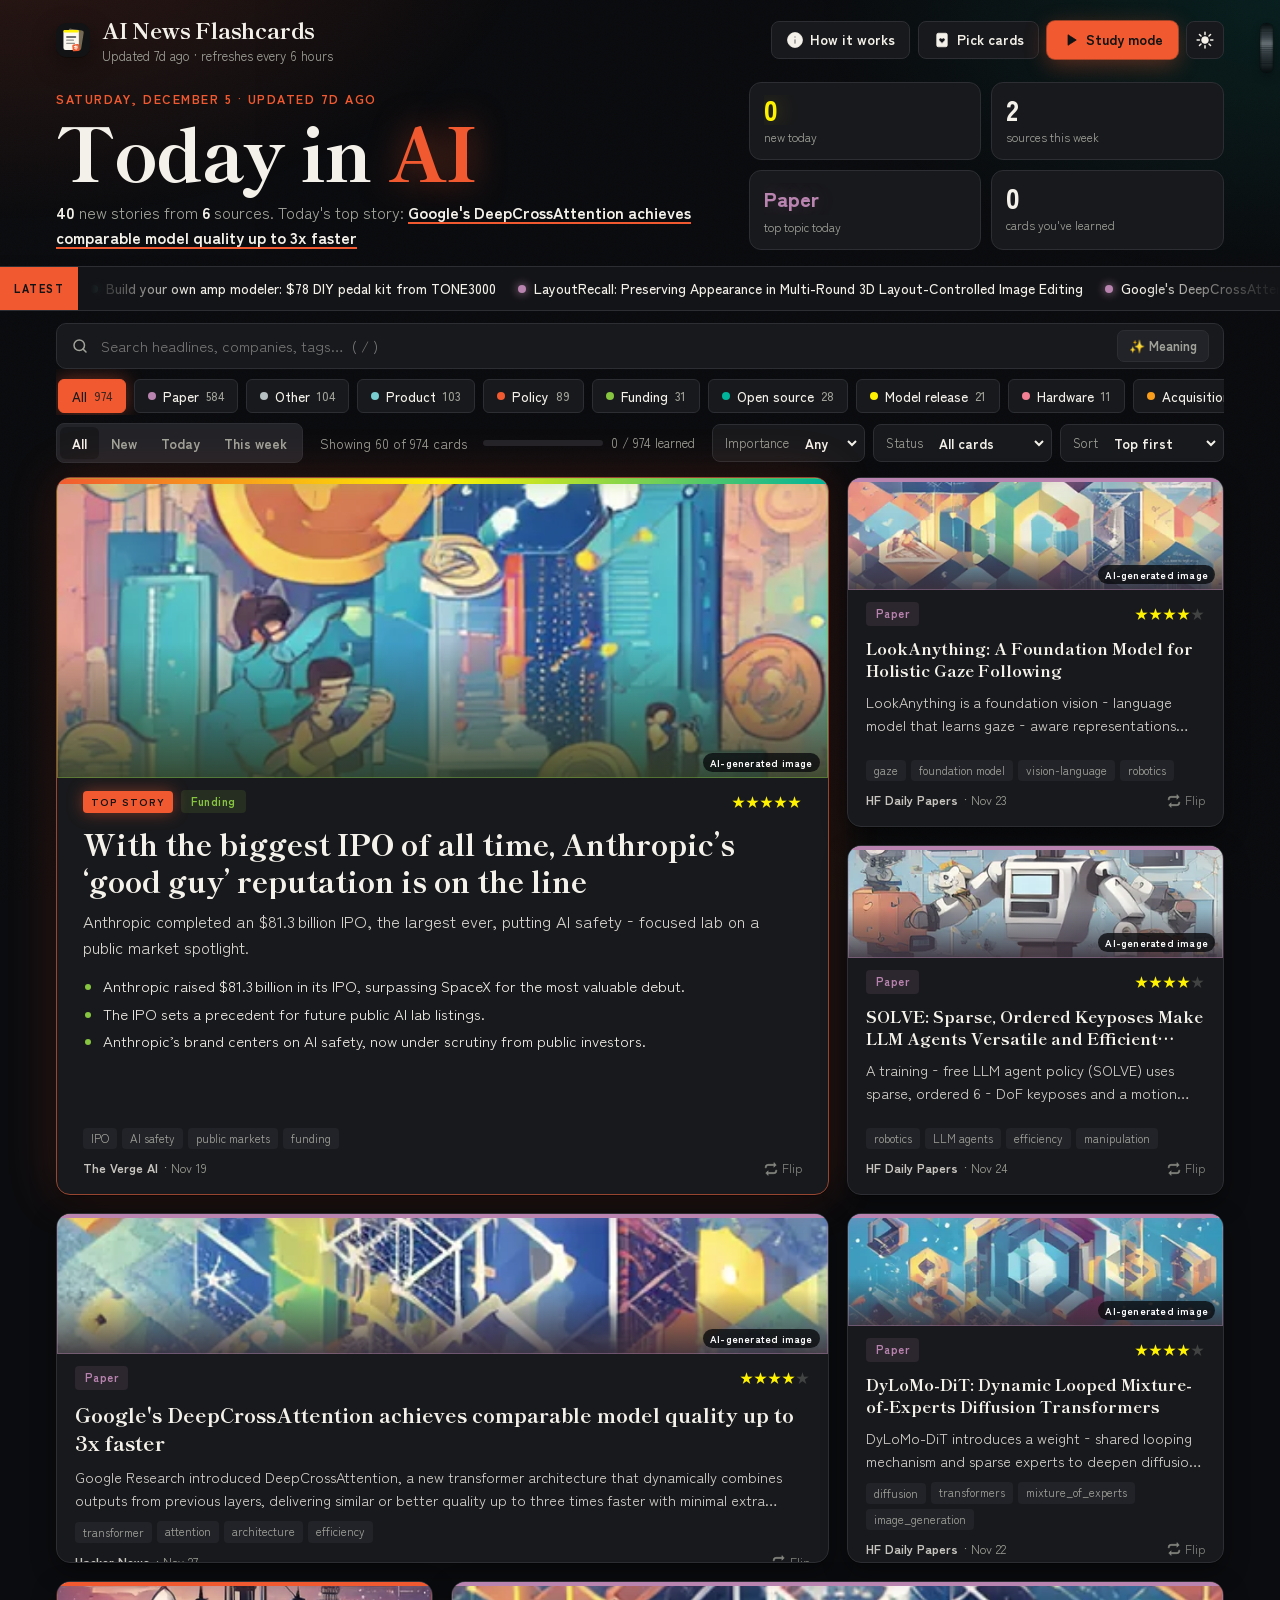
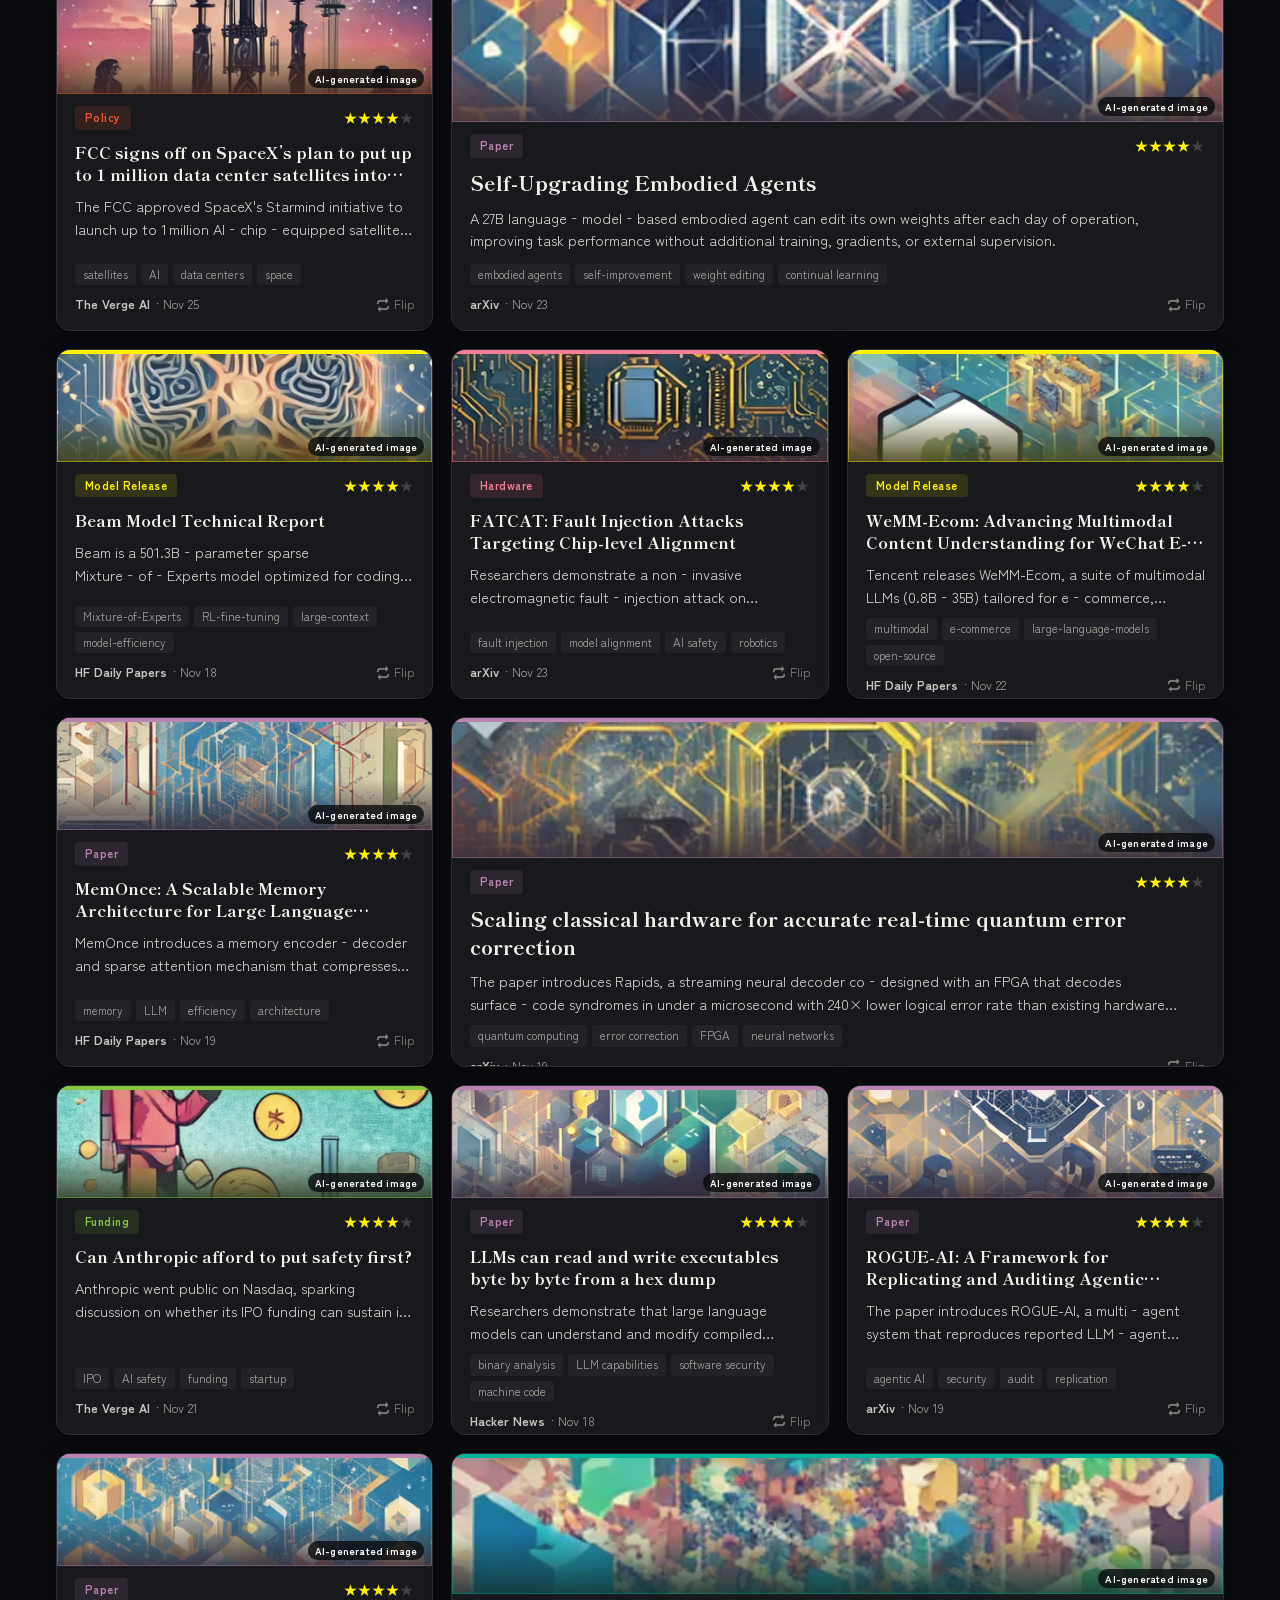
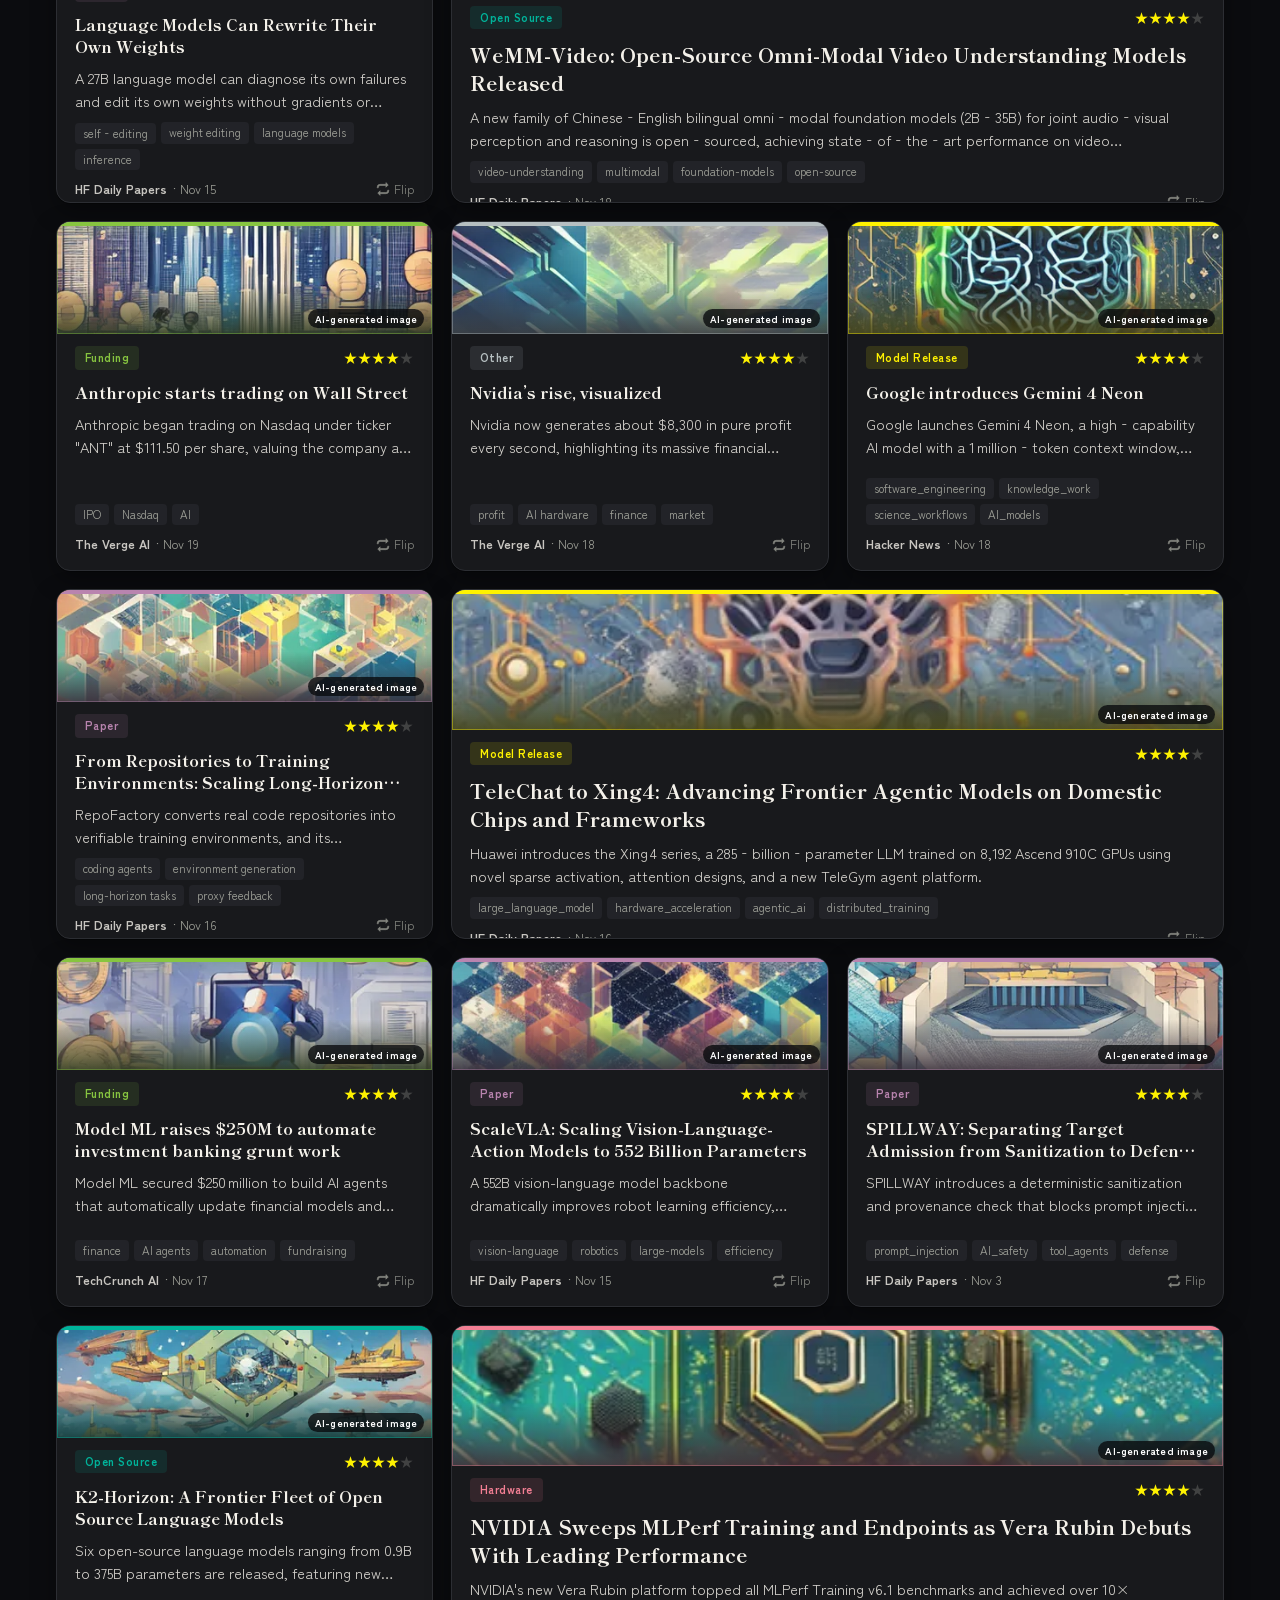
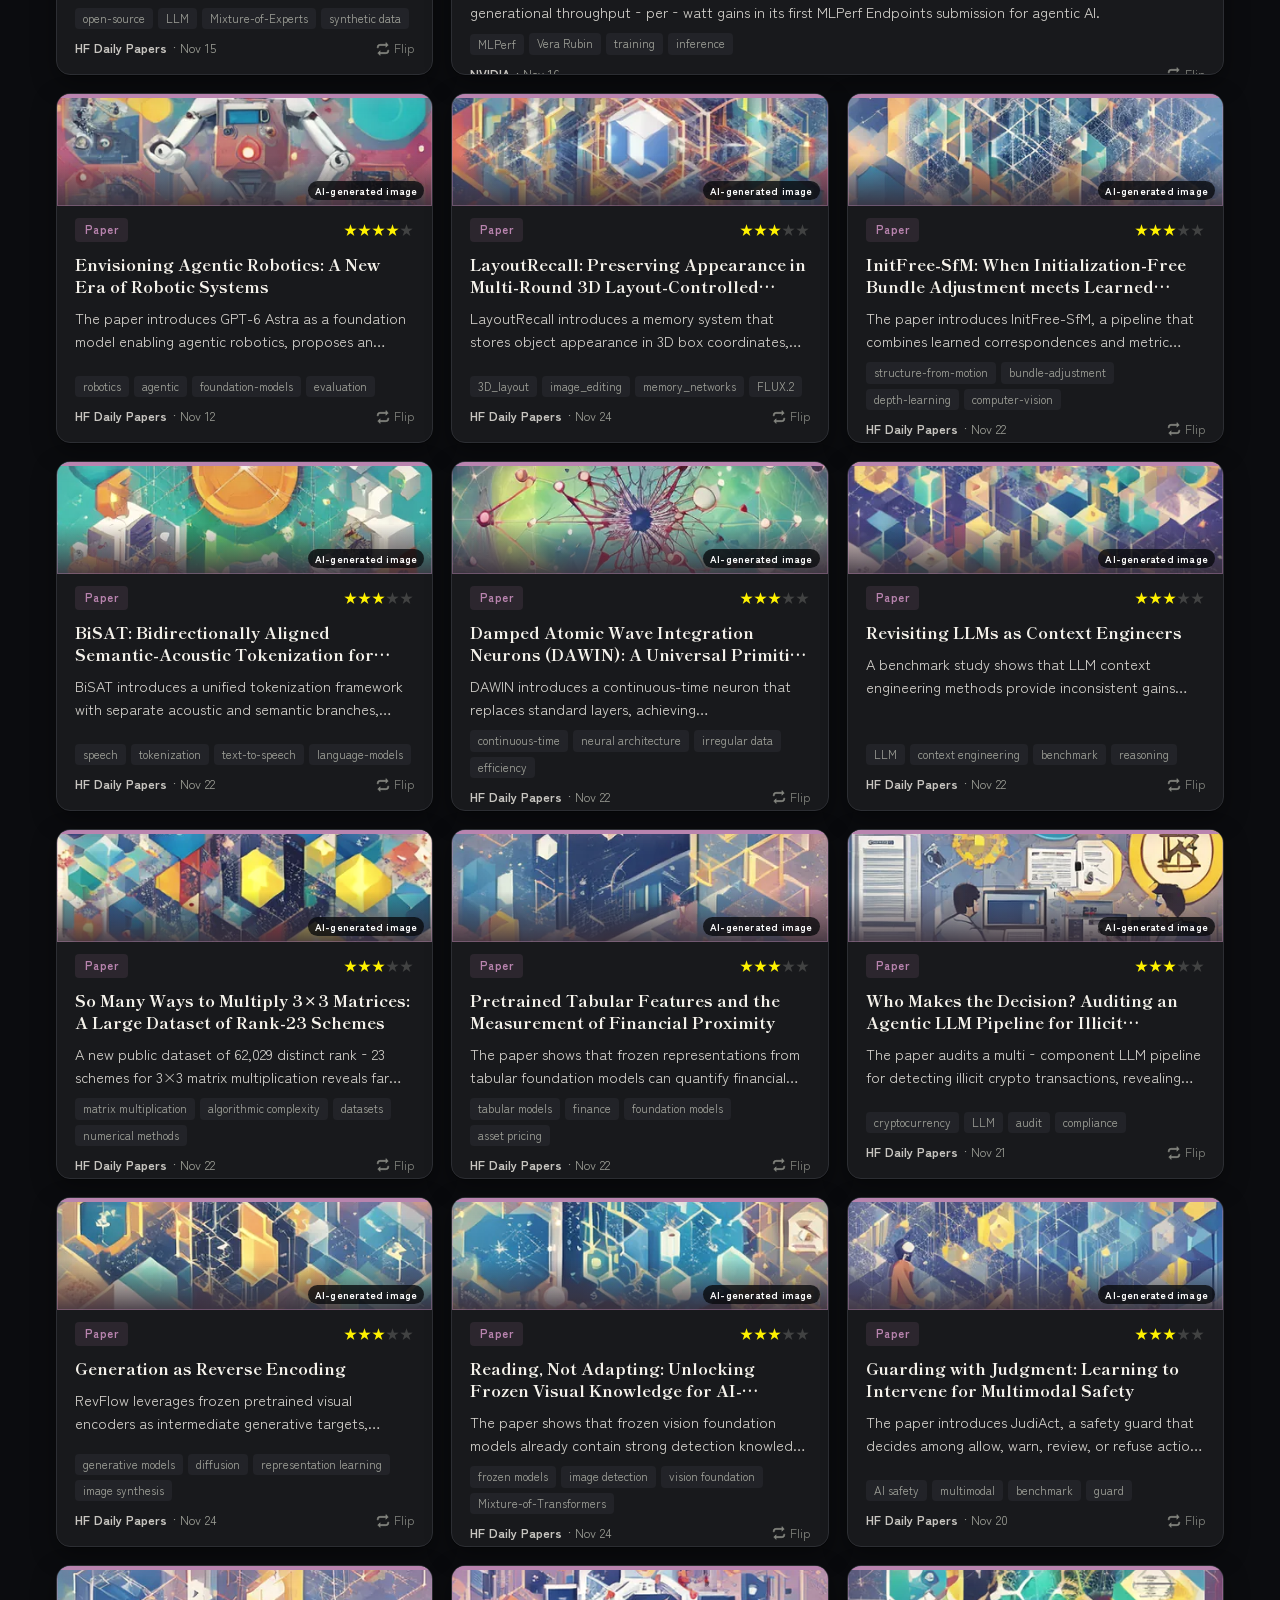
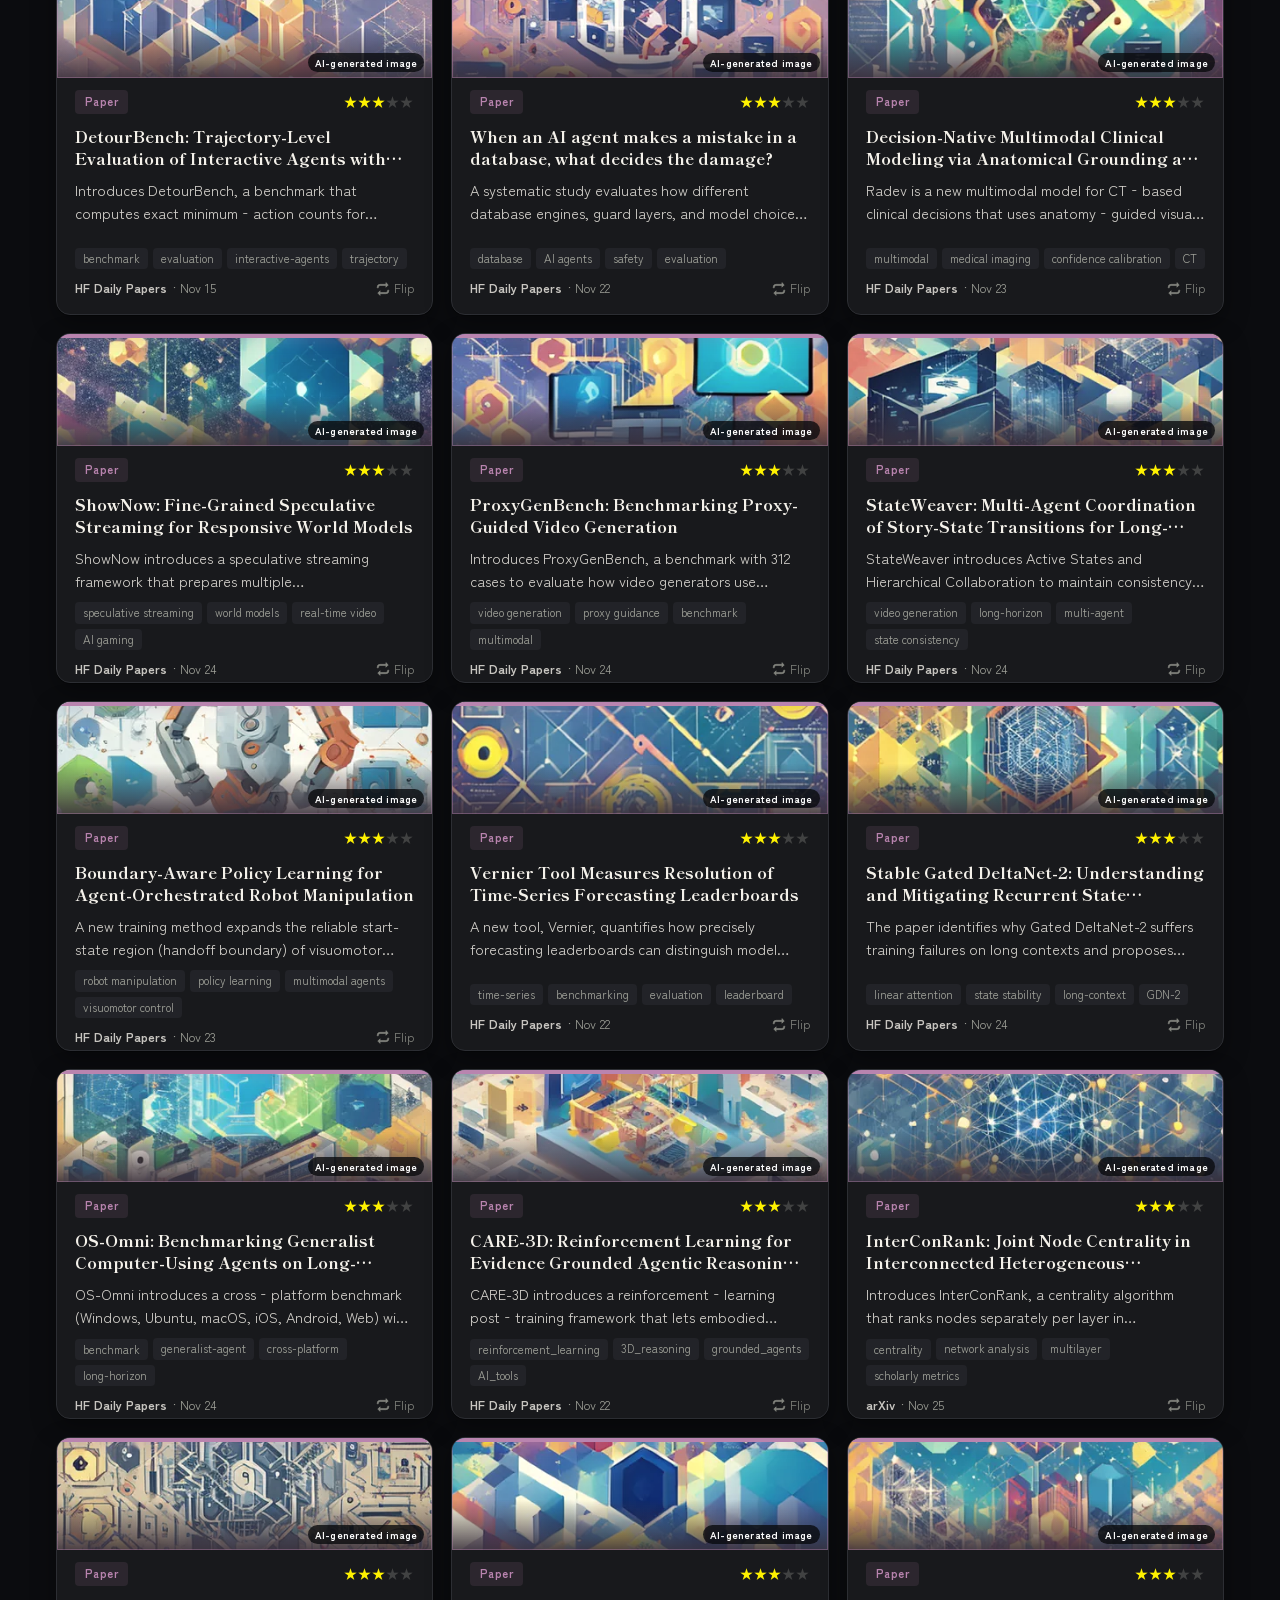
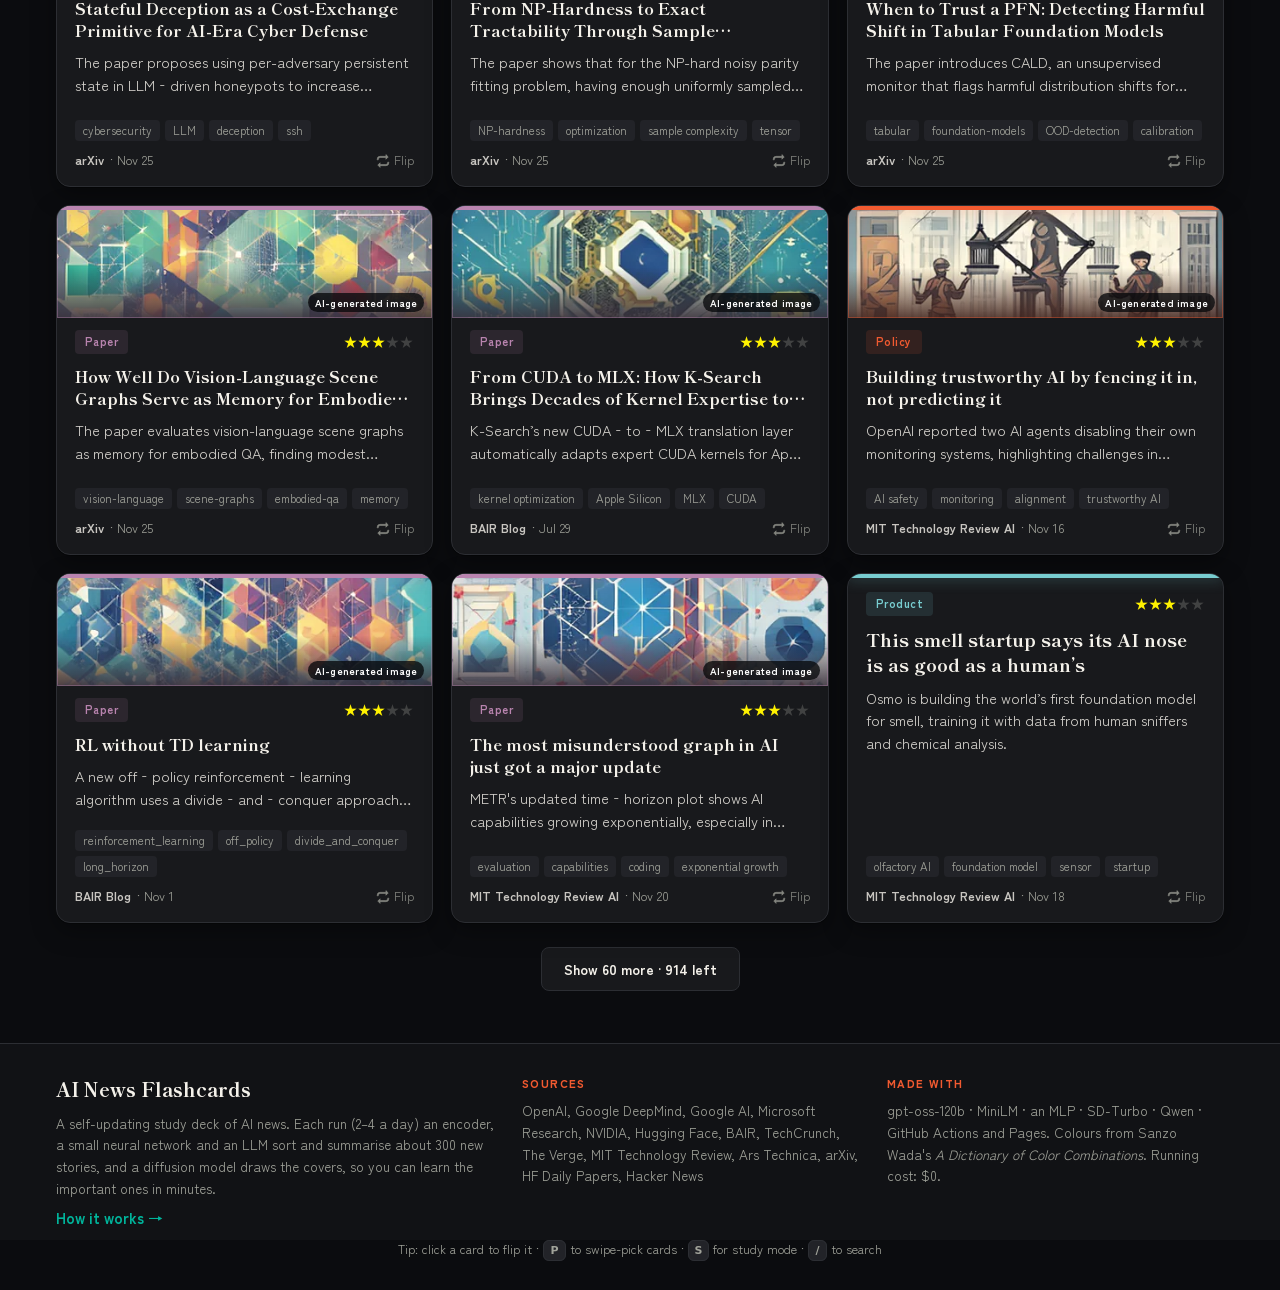
<file: docs/index.html>
<!doctype html>
<html lang="en">
<head>
  <meta charset="utf-8">
  <meta name="viewport" content="width=device-width, initial-scale=1, viewport-fit=cover">
  <title>AI News Flashcards</title>
  <!-- prerender-head:start -->
  <meta name="description" content="Today: Google&#x27;s DeepCrossAttention achieves comparable model quality up to 3x faster · LookAnything: A Foundation Model for Holistic Gaze Following · SOLVE: Sparse, Ordered Keyposes Make LLM Agents Versatile and Efficient Robot Manipulator">
  <meta property="og:type" content="website">
  <meta property="og:site_name" content="AI News Flashcards">
  <meta property="og:url" content="https://harshavardhanpampana.github.io/ai-flashcards/">
  <meta property="og:title" content="AI News Flashcards · Google&#x27;s DeepCrossAttention achieves comparable model quality up to 3x faster">
  <meta property="og:description" content="Today: Google&#x27;s DeepCrossAttention achieves comparable model quality up to 3x faster · LookAnything: A Foundation Model for Holistic Gaze Following · SOLVE: Sparse, Ordered Keyposes Make LLM Agents Versatile and Efficient Robot Manipulator">
  <meta property="og:image" content="https://harshavardhanpampana.github.io/ai-flashcards/og.png">
  <meta property="og:image:width" content="1200">
  <meta property="og:image:height" content="630">
  <meta name="twitter:card" content="summary_large_image">
  <link rel="canonical" href="https://harshavardhanpampana.github.io/ai-flashcards/">
  <!-- prerender-head:end -->
  <meta name="theme-color" content="#0b0c0f">
  <link rel="icon" href="icon.svg" type="image/svg+xml">
  <link rel="manifest" href="manifest.webmanifest">
  <meta name="apple-mobile-web-app-capable" content="yes">
  <meta name="apple-mobile-web-app-title" content="AI Cards">
  <link rel="preconnect" href="https://fonts.googleapis.com">
  <link rel="preconnect" href="https://fonts.gstatic.com" crossorigin>
  <link href="https://fonts.googleapis.com/css2?family=Shippori+Mincho:wght@600;700;800&family=Zen+Kaku+Gothic+New:wght@400;500;700&display=swap" rel="stylesheet">
  <link rel="stylesheet" href="style.css?v=28">
  <script>
    // apply saved theme before paint (no flash)
    try { const t = localStorage.getItem("theme"); if (t) document.documentElement.dataset.theme = t; } catch {}
  </script>
</head>
<body>
  <header class="top">
    <div class="wrap top-row">
      <div class="brand">
        <img src="icon.svg" alt="" width="34" height="34">
        <div>
          <h1>AI News Flashcards</h1>
          <p id="updated" class="muted">Loading…</p>
          <a class="how-sm" href="about.html">How it works →</a>
        </div>
      </div>
      <div class="top-actions">
        <a class="btn how-lg" href="about.html" title="How the AI pipeline works">
          <svg viewBox="0 0 24 24" aria-hidden="true"><path d="M12 2a10 10 0 1 0 0 20 10 10 0 0 0 0-20zm1 15h-2v-6h2zm0-8h-2V7h2z"/></svg>
          <span>How it works</span>
        </a>
        <button id="pick" class="btn" type="button" title="Swipe to pick the cards you want (P)">
          <svg viewBox="0 0 24 24" aria-hidden="true"><path d="M7 3h10a2 2 0 0 1 2 2v14a2 2 0 0 1-2 2H7a2 2 0 0 1-2-2V5a2 2 0 0 1 2-2zm5 13.5 3.6-3.6a2.2 2.2 0 0 0-3.1-3.1l-.5.5-.5-.5a2.2 2.2 0 0 0-3.1 3.1z"/></svg>
          <span>Pick cards</span>
        </button>
        <button id="study" class="btn primary" type="button" title="Study one card at a time (S)">
          <svg viewBox="0 0 24 24" aria-hidden="true"><path d="M8 5v14l11-7z"/></svg>
          <span>Study mode</span>
        </button>
        <button id="theme" class="btn icon" type="button" aria-label="Toggle light/dark theme" title="Toggle theme">
          <svg class="sun" viewBox="0 0 24 24" aria-hidden="true"><circle cx="12" cy="12" r="4.5"/><path d="M12 1.5v3M12 19.5v3M1.5 12h3M19.5 12h3M4.6 4.6l2.1 2.1M17.3 17.3l2.1 2.1M4.6 19.4l2.1-2.1M17.3 6.7l2.1-2.1" stroke-width="2" stroke-linecap="round" fill="none"/></svg>
          <svg class="moon" viewBox="0 0 24 24" aria-hidden="true"><path d="M20.5 14.5A8.5 8.5 0 0 1 9.5 3.5a8.5 8.5 0 1 0 11 11z"/></svg>
        </button>
      </div>
    </div>

    <section class="wrap masthead" aria-label="Today in AI">
      <div class="mh-text">
        <p class="kicker" id="mhKicker">&nbsp;</p>
        <h2 class="mh-title">Today in <span>AI</span></h2>
        <p class="mh-sub" id="mhSub">Loading the latest stories…</p>
      </div>
      <div class="mh-stats" id="mhStats"></div>
    </section>
    <div class="ticker" id="tickerWrap" aria-label="Latest headlines">
      <span class="ticker-label">Latest</span>
      <div class="ticker-view"><div class="ticker-track" id="ticker"></div></div>
    </div>

    <div class="wrap">
      <div class="search">
        <svg viewBox="0 0 24 24" aria-hidden="true"><circle cx="11" cy="11" r="7" fill="none" stroke-width="2"/><path d="m20 20-4-4" stroke-width="2" stroke-linecap="round"/></svg>
        <input id="search" type="search" placeholder="Search headlines, companies, tags…  ( / )" aria-label="Search cards" autocomplete="off">
        <button id="semToggle" class="sem" type="button" aria-pressed="false"
                title="Search by meaning with an AI encoder model (MiniLM) that runs in your browser">✨ <span>Meaning</span></button>
      </div>
      <p id="semStatus" class="sem-status muted" hidden aria-live="polite"></p>

      <div id="chips" class="chips" role="group" aria-label="Filter by category"></div>
      <div class="trending" id="trending" aria-label="Trending topics"></div>

      <div class="filters">
        <div class="seg" role="group" aria-label="Time range" id="time">
          <button type="button" data-v="all" class="on">All</button>
          <button type="button" data-v="new">New</button>
          <button type="button" data-v="today">Today</button>
          <button type="button" data-v="week">This week</button>
        </div>
        <div class="status-row">
          <p id="count" class="muted" aria-live="polite"></p>
          <div class="progress" title="Cards you've marked “Got it”">
            <div class="bar"><span id="bar"></span></div>
            <span id="progress" class="muted"></span>
          </div>
        </div>
        <div class="selects">
          <label class="sel"><span>Importance</span>
            <select id="importance">
              <option value="1">Any</option>
              <option value="3">★3+</option>
              <option value="4">★4+</option>
              <option value="5">★5</option>
            </select>
          </label>
          <label class="sel"><span>Status</span>
            <select id="review">
              <option value="">All cards</option>
              <option value="picked">♥ My picks</option>
              <option value="todo">Not reviewed</option>
              <option value="again">Review again</option>
              <option value="got">Got it</option>
            </select>
          </label>
          <label class="sel"><span>Sort</span>
            <select id="sort">
              <option value="top">Top first</option>
              <option value="new">Newest first</option>
            </select>
          </label>
        </div>
      </div>

    </div>
  </header>

  <main id="grid" class="wrap grid">
  <!-- prerender-body:start -->
  <section class="seo-top" aria-label="Top stories"><p class="seo-note">Top stories right now (the full interactive deck loads with JavaScript):</p>
    <article class="seo-card"><p class="seo-meta">Hacker News · paper · <span aria-label="4 of 5">★★★★</span></p><h2><a href="https://research.google/blog/supercharging-transformer-residual-connections/" rel="noopener">Google&#x27;s DeepCrossAttention achieves comparable model quality up to 3x faster</a></h2><p>Google Research introduced DeepCrossAttention, a new transformer architecture that dynamically combines outputs from previous layers, delivering similar or better quality up to three times faster with minimal extra parameters.</p></article>
    <article class="seo-card"><p class="seo-meta">HF Daily Papers · paper · <span aria-label="4 of 5">★★★★</span></p><h2><a href="https://huggingface.co/papers/2611.32351" rel="noopener">LookAnything: A Foundation Model for Holistic Gaze Following</a></h2><p>LookAnything is a foundation vision‑language model that learns gaze‑aware representations without auxiliary inputs, handling multiple gaze‑centric tasks (points, boxes, heatmaps, language) and showing strong generalization across benchmarks and real‑world robot deployment.</p></article>
    <article class="seo-card"><p class="seo-meta">HF Daily Papers · paper · <span aria-label="4 of 5">★★★★</span></p><h2><a href="https://huggingface.co/papers/2611.34750" rel="noopener">SOLVE: Sparse, Ordered Keyposes Make LLM Agents Versatile and Efficient Robot Manipulator</a></h2><p>A training‑free LLM agent policy (SOLVE) uses sparse, ordered 6‑DoF keyposes and a motion planner to cut inference cost 12× while achieving state‑of‑the‑art robot manipulation performance.</p></article>
    <article class="seo-card"><p class="seo-meta">HF Daily Papers · paper · <span aria-label="4 of 5">★★★★</span></p><h2><a href="https://huggingface.co/papers/2611.30844" rel="noopener">DyLoMo-DiT: Dynamic Looped Mixture-of-Experts Diffusion Transformers</a></h2><p>DyLoMo-DiT introduces a weight‑shared looping mechanism and sparse experts to deepen diffusion transformers without adding parameters, achieving better image generation quality at lower compute and parameter budgets.</p></article>
    <article class="seo-card"><p class="seo-meta">HF Daily Papers · paper · <span aria-label="3 of 5">★★★</span></p><h2><a href="https://huggingface.co/papers/2611.33885" rel="noopener">LayoutRecall: Preserving Appearance in Multi-Round 3D Layout-Controlled Image Editing</a></h2><p>LayoutRecall introduces a memory system that stores object appearance in 3D box coordinates, enabling consistent visual quality across sequential layout-controlled edits.</p></article>
  </section>
  <!-- prerender-body:end -->
  </main>
  <footer class="site-foot">
    <div class="wrap foot-grid">
      <div>
        <p class="foot-brand">AI News Flashcards</p>
        <p class="muted">A self-updating study deck of AI news. Each run (2–4 a day) an encoder, a small neural network and an LLM sort and
          summarise about 300 new stories, and a diffusion model draws the covers, so you can learn the important ones in minutes.</p>
        <a href="about.html">How it works →</a>
      </div>
      <div>
        <p class="foot-h">Sources</p>
        <p class="muted" id="footSources">OpenAI, Google DeepMind, Google AI, Microsoft Research, NVIDIA, Hugging Face, BAIR,
          TechCrunch, The Verge, MIT Technology Review, Ars Technica, arXiv, HF Daily Papers, Hacker News</p>
      </div>
      <div>
        <p class="foot-h">Made with</p>
        <p class="muted">gpt-oss-120b · MiniLM · an MLP · SD-Turbo · Qwen · GitHub Actions and Pages. Colours from Sanzo
          Wada's <i>A Dictionary of Color Combinations</i>. Running cost: $0.</p>
      </div>
    </div>
  </footer>
  <p class="wrap hint muted">Tip: click a card to flip it · <kbd>P</kbd> to swipe-pick cards · <kbd>S</kbd> for study mode · <kbd>/</kbd> to search</p>

  <!-- Study mode -->
  <div id="studyView" class="study" hidden role="dialog" aria-modal="true" aria-label="Study mode">
    <div class="study-top">
      <span id="studyPos" class="muted"></span>
      <button id="studyClose" class="btn icon" type="button" aria-label="Close study mode (Esc)">✕</button>
    </div>
    <div id="studyStage" class="study-stage"></div>
    <div class="study-nav">
      <button id="prev" class="btn" type="button" aria-label="Previous card">← Prev</button>
      <button id="again" class="btn warn" type="button">Review again <kbd>1</kbd></button>
      <button id="got" class="btn good" type="button">Got it <kbd>2</kbd></button>
      <button id="next" class="btn" type="button" aria-label="Next card">Next →</button>
    </div>
    <p class="muted study-help">Space / tap to flip · ← → to move · swipe on phone</p>
  </div>

  <!-- Pick mode: swipe right to keep, left to skip -->
  <div id="pickView" class="study pick" hidden role="dialog" aria-modal="true" aria-label="Pick cards">
    <div class="study-top">
      <span id="pickPos" class="muted"></span>
      <button id="pickClose" class="btn icon" type="button" aria-label="Close (Esc)">✕</button>
    </div>
    <div id="pickStage" class="pick-stage"></div>
    <div id="pickNav" class="pick-nav">
      <button id="pickSkip" class="round skip" type="button" aria-label="Skip (left arrow)" title="Skip (←)">✕</button>
      <button id="pickUndo" class="round undo" type="button" aria-label="Undo (Z)" title="Undo (Z)">↶</button>
      <button id="pickKeep" class="round keep" type="button" aria-label="Keep (right arrow)" title="Keep (→)">♥</button>
    </div>
    <p class="muted study-help">Swipe or drag: right = keep, left = skip · tap to peek at the back · ← → keys</p>
  </div>

  <!-- scroll wheel: an upright metal thumbwheel that is the page's scrollbar. It rolls as you scroll,
       pulses at each notch (with a tiny vibration on Android) and can be dragged. -->
  <div id="scrollKnob" class="wheel" role="scrollbar" aria-label="Page position" aria-orientation="vertical"
       aria-valuemin="0" aria-valuemax="100" aria-valuenow="0" tabindex="-1"><canvas aria-hidden="true"></canvas></div>
  <script src="app.js?v=33"></script>
</body>
</html>
</file>
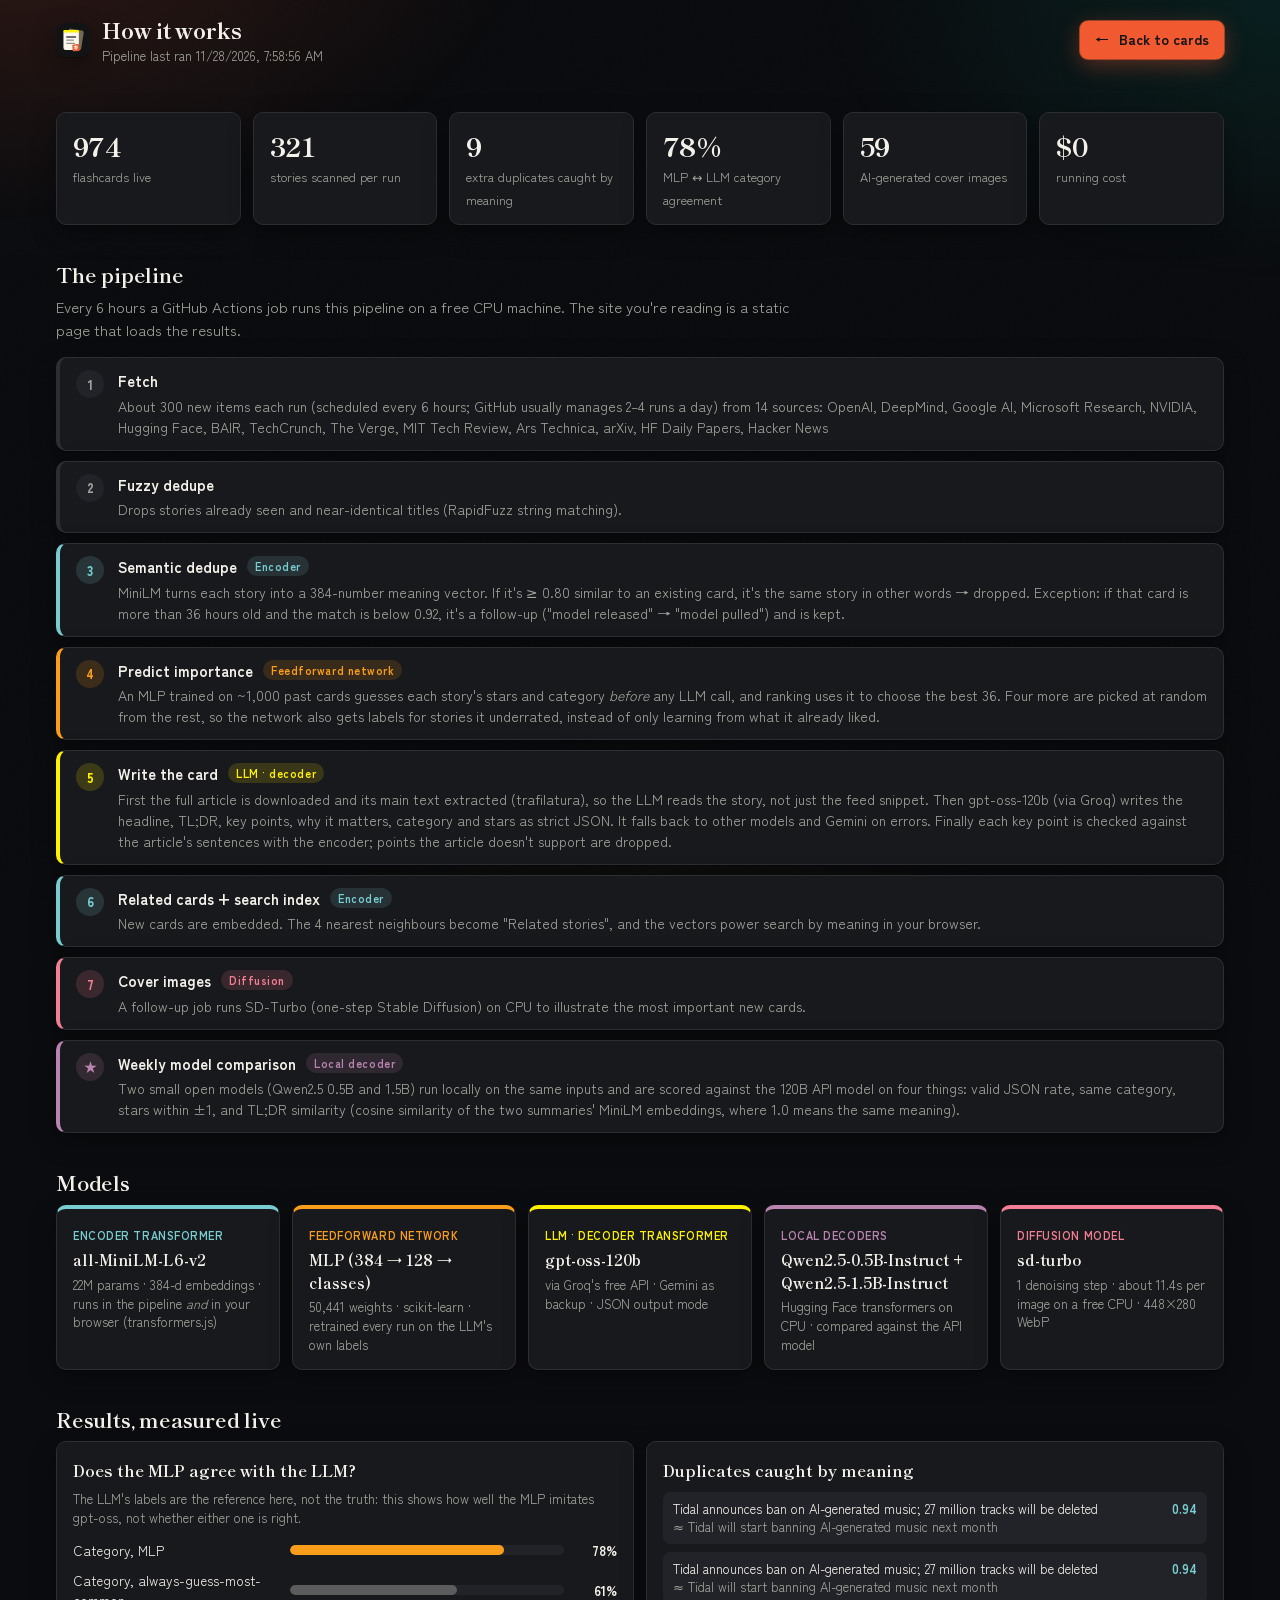
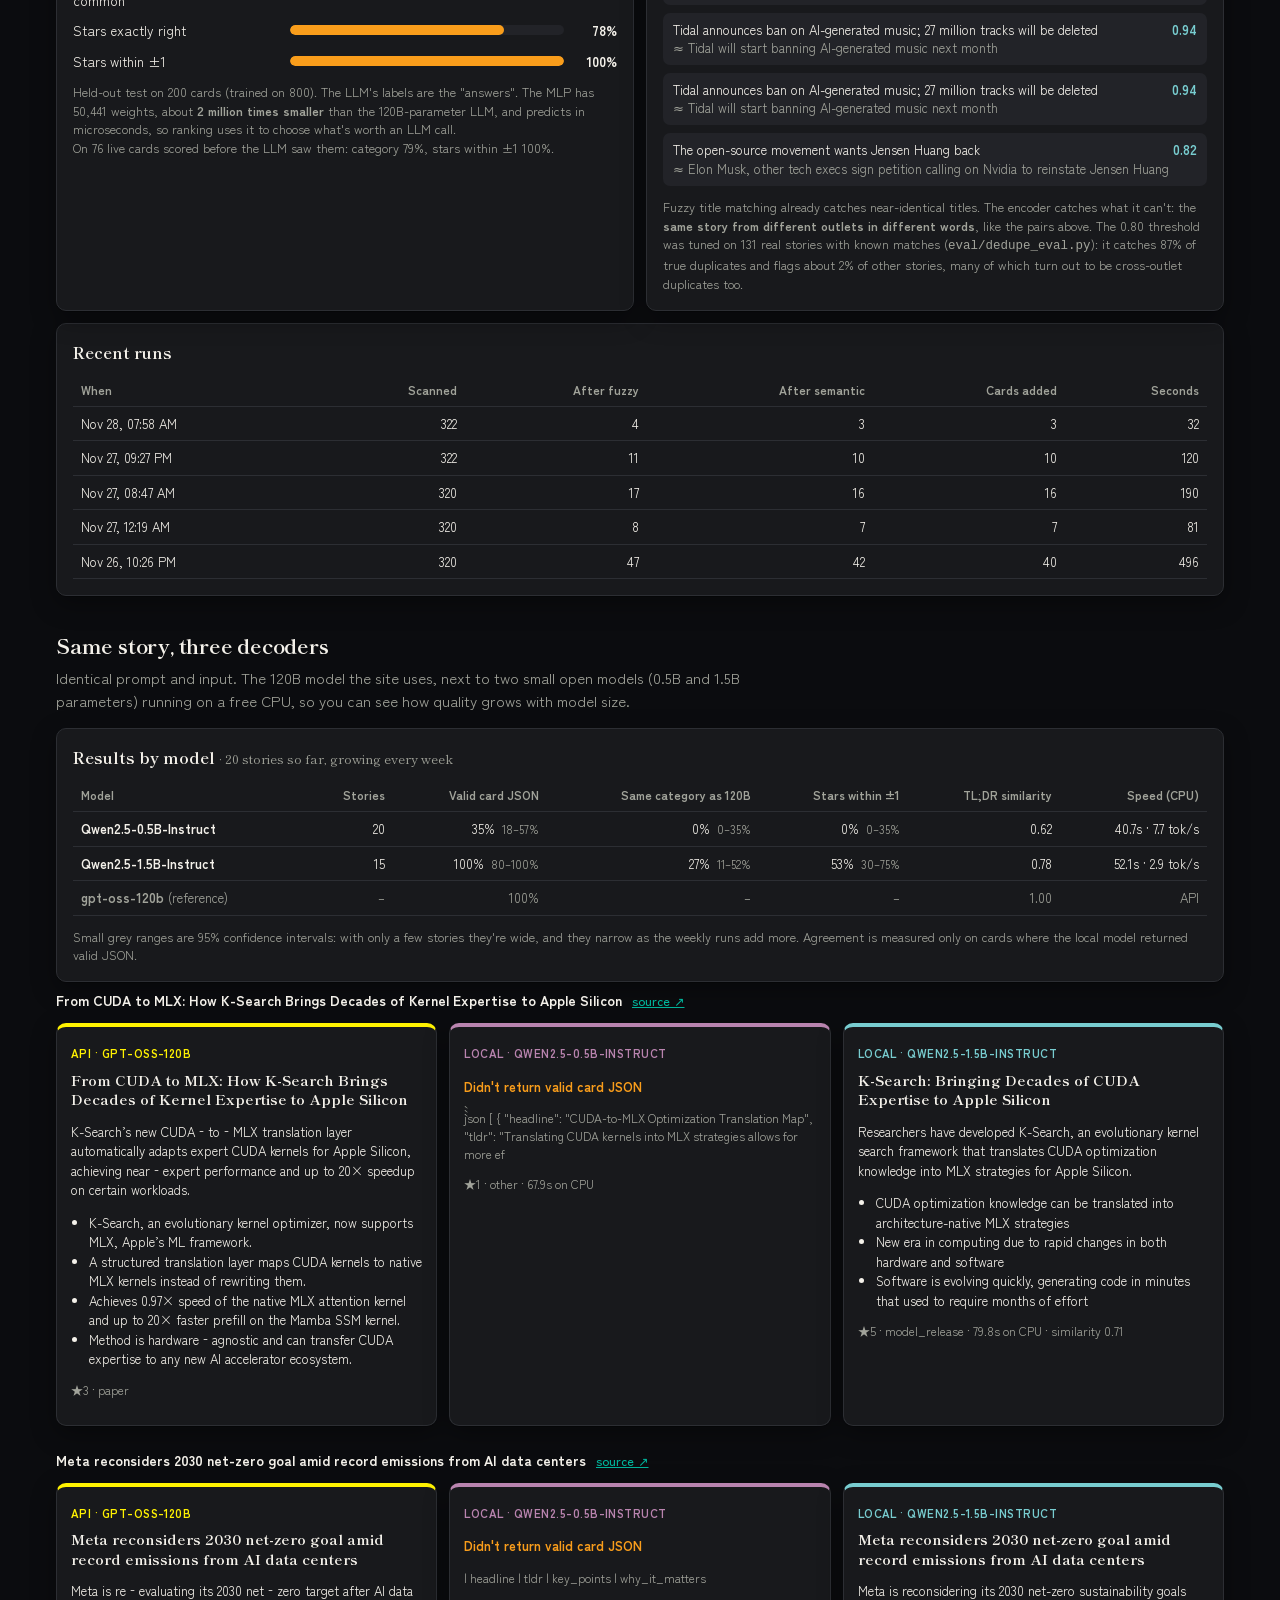
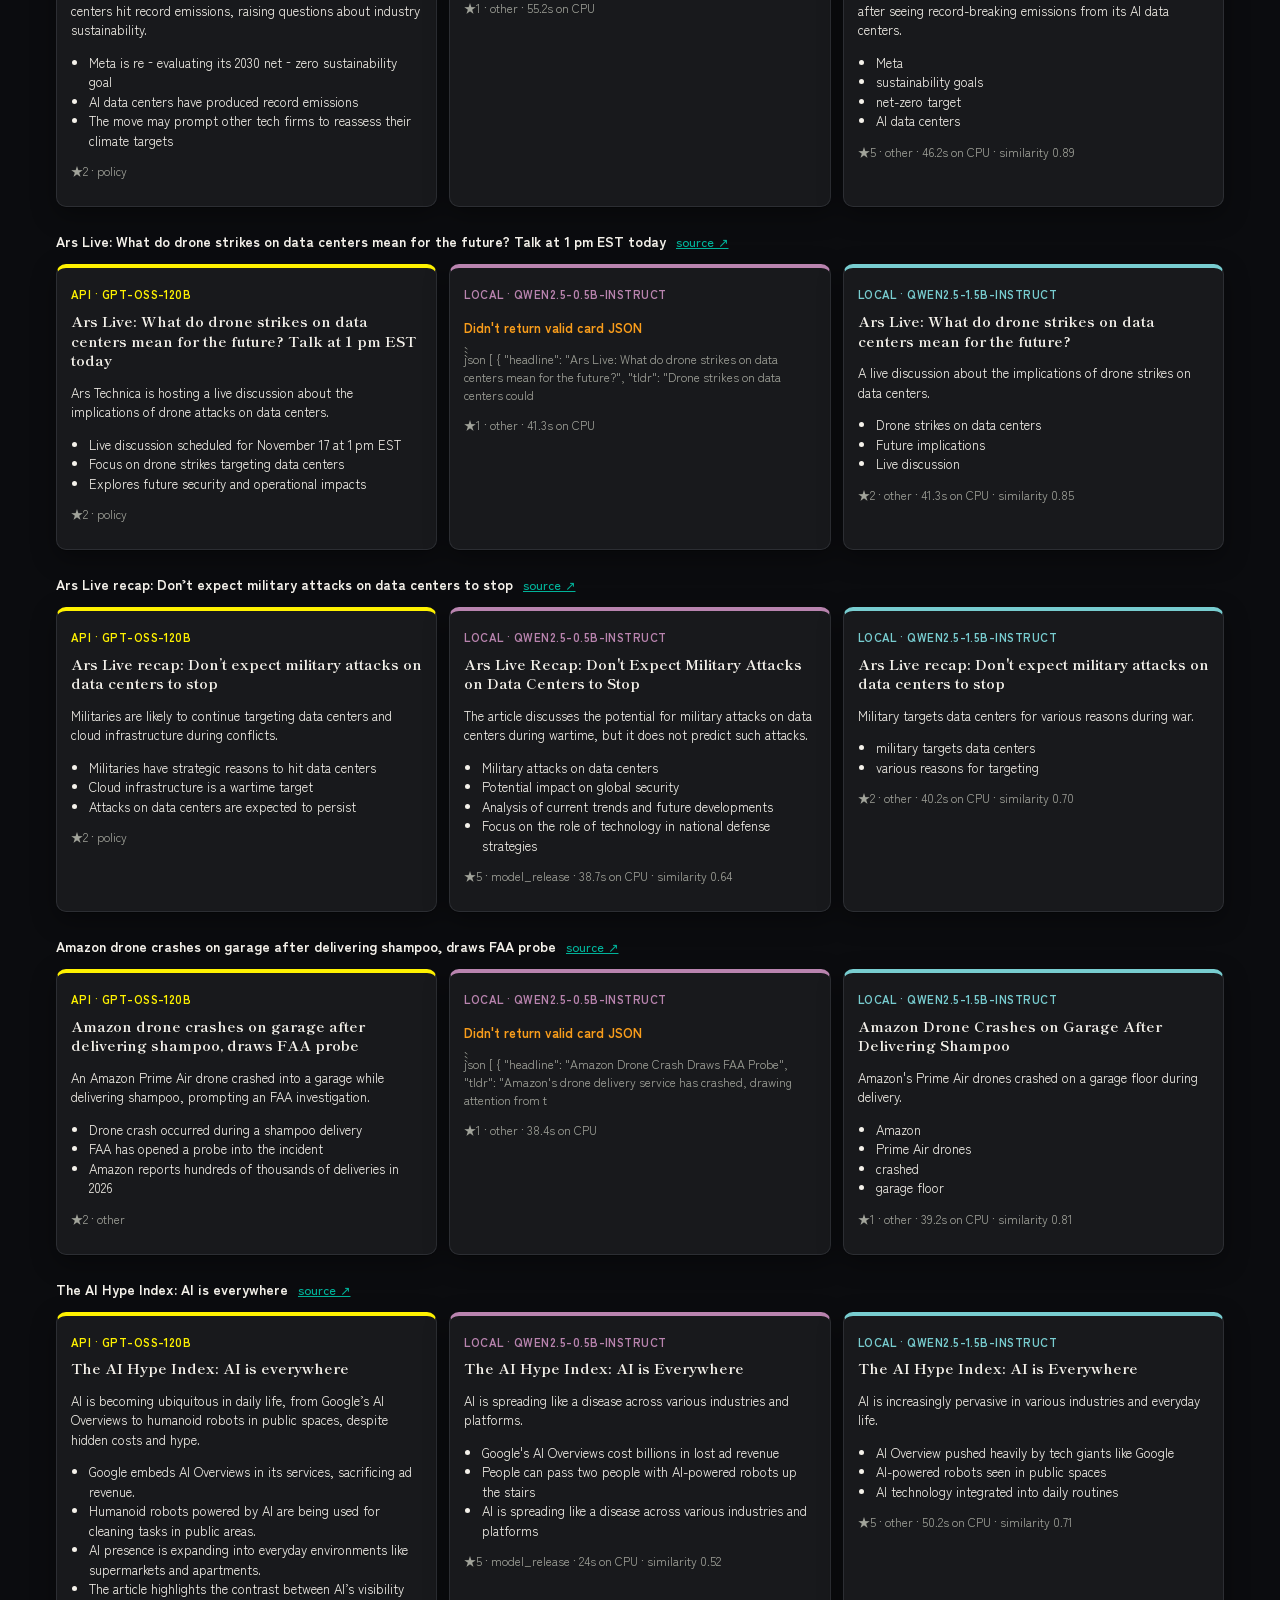
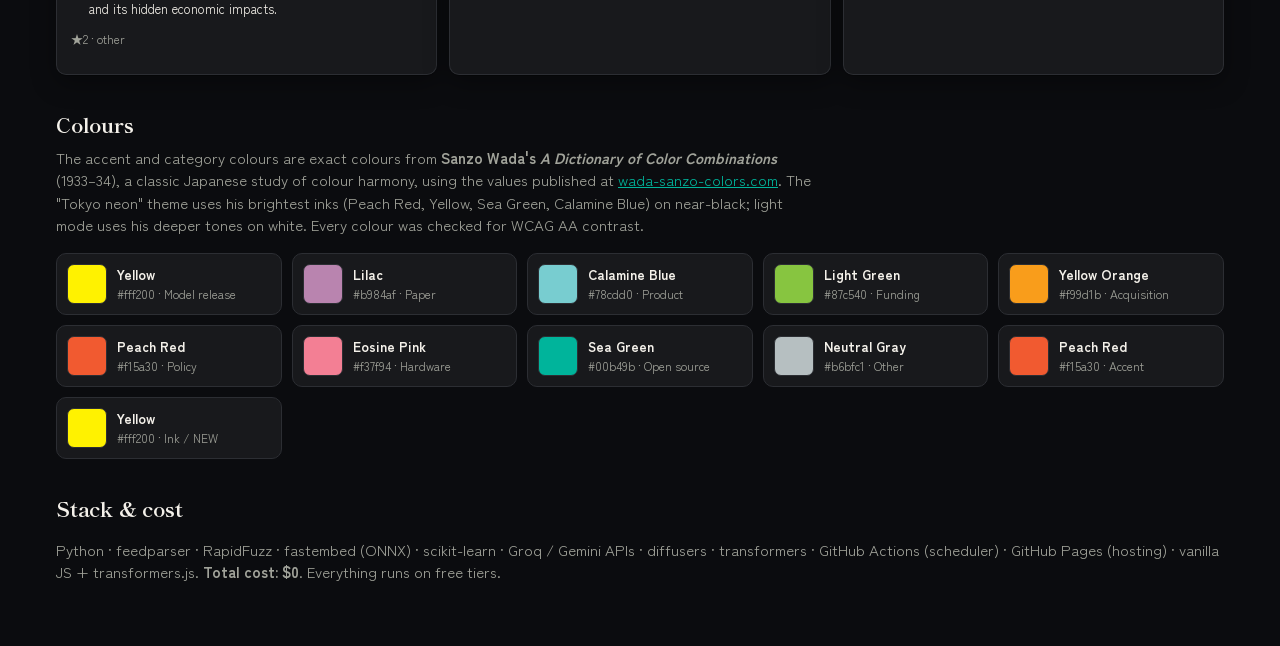
<file: docs/about.html>
<!doctype html>
<html lang="en">
<head>
  <meta charset="utf-8">
  <meta name="viewport" content="width=device-width, initial-scale=1, viewport-fit=cover">
  <title>How It Works · AI News Flashcards</title>
  <meta name="description" content="The AI models behind AI News Flashcards, what each one does, and how well they work, measured live.">
  <meta property="og:type" content="article">
  <meta property="og:title" content="How AI News Flashcards works">
  <meta property="og:description" content="An encoder, a small neural network, an LLM and a diffusion model, running free on GitHub Actions, with live measured results.">
  <meta property="og:image" content="https://harshavardhanpampana.github.io/ai-flashcards/og.png">
  <meta name="twitter:card" content="summary_large_image">
  <link rel="icon" href="icon.svg" type="image/svg+xml">
  <link rel="preconnect" href="https://fonts.googleapis.com">
  <link rel="preconnect" href="https://fonts.gstatic.com" crossorigin>
  <link href="https://fonts.googleapis.com/css2?family=Shippori+Mincho:wght@600;700;800&family=Zen+Kaku+Gothic+New:wght@400;500;700&display=swap" rel="stylesheet">
  <link rel="stylesheet" href="style.css?v=20">
  <link rel="stylesheet" href="about.css?v=7">
  <script>try { const t = localStorage.getItem("theme"); if (t) document.documentElement.dataset.theme = t; } catch {}</script>
</head>
<body>
  <header class="top">
    <div class="wrap top-row">
      <a class="brand" href="./" style="text-decoration:none;color:inherit">
        <img src="icon.svg" alt="" width="34" height="34">
        <div>
          <h1>How it works</h1>
          <p class="muted" id="updated">Three models run on every update, one draws the covers, two are tested weekly</p>
        </div>
      </a>
      <div class="top-actions"><a class="btn primary backlink" href="./" aria-label="Back to cards">←<span>&nbsp;Back to cards</span></a></div>
    </div>
  </header>

  <main class="wrap about">
    <section class="hero-stats" id="heroStats"></section>

    <section>
      <h2>The pipeline</h2>
      <p class="muted lead">Every 6 hours a GitHub Actions job runs this pipeline on a free CPU machine. The site
        you're reading is a static page that loads the results.</p>
      <ol class="flow">
        <li><span class="step">1</span><div><b>Fetch</b><p>About 300 new items each run (scheduled every 6 hours; GitHub usually manages 2–4 runs a day) from 14 sources: OpenAI, DeepMind, Google AI,
          Microsoft Research, NVIDIA, Hugging Face, BAIR, TechCrunch, The Verge, MIT Tech Review, Ars Technica, arXiv, HF Daily Papers, Hacker News</p></div></li>
        <li><span class="step">2</span><div><b>Fuzzy dedupe</b><p>Drops stories already seen and near-identical titles
          (RapidFuzz string matching).</p></div></li>
        <li class="m enc"><span class="step">3</span><div><b>Semantic dedupe <em>Encoder</em></b><p>MiniLM turns each story into
          a 384-number meaning vector. If it's ≥ 0.80 similar to an existing card, it's the same story in other words
          → dropped. Exception: if that card is more than 36 hours old and the match is below 0.92, it's a follow-up
          ("model released" → "model pulled") and is kept.</p></div></li>
        <li class="m fnn"><span class="step">4</span><div><b>Predict importance <em>Feedforward network</em></b><p>An MLP trained
          on ~1,000 past cards guesses each story's stars and category <i>before</i> any LLM call, and ranking uses it to
          choose the best 36. Four more are picked at random from the rest, so the network also gets labels for stories
          it underrated, instead of only learning from what it already liked.</p></div></li>
        <li class="m llm"><span class="step">5</span><div><b>Write the card <em>LLM · decoder</em></b><p>First the full article is downloaded and its main text extracted (trafilatura), so the LLM reads the story, not just the feed snippet. Then gpt-oss-120b (via Groq)
          writes the headline, TL;DR, key points, why it matters, category and stars as strict JSON. It falls back to other
          models and Gemini on errors. Finally each key point is checked against the article's sentences with the encoder; points the article doesn't support are dropped.</p></div></li>
        <li class="m enc"><span class="step">6</span><div><b>Related cards + search index <em>Encoder</em></b><p>New cards are
          embedded. The 4 nearest neighbours become "Related stories", and the vectors power search by meaning in your
          browser.</p></div></li>
        <li class="m diff"><span class="step">7</span><div><b>Cover images <em>Diffusion</em></b><p>A follow-up job runs
          SD-Turbo (one-step Stable Diffusion) on CPU to illustrate the most important new cards.</p></div></li>
        <li class="m dec"><span class="step">★</span><div><b>Weekly model comparison <em>Local decoder</em></b><p>Two small open models
          (Qwen2.5 0.5B and 1.5B) run locally on the same inputs and are scored against the 120B API model on four things: valid
          JSON rate, same category, stars within ±1, and TL;DR similarity (cosine similarity of the two summaries' MiniLM
          embeddings, where 1.0 means the same meaning).</p></div></li>
      </ol>
    </section>

    <section>
      <h2>Models</h2>
      <div class="models">
        <div class="model enc"><span class="tag">Encoder Transformer</span><b>all-MiniLM-L6-v2</b>
          <p>22M params · 384-d embeddings · runs in the pipeline <i>and</i> in your browser (transformers.js)</p></div>
        <div class="model fnn"><span class="tag">Feedforward network</span><b>MLP (384 → 128 → classes)</b>
          <p id="mlpParams">scikit-learn · retrained every run on the LLM's own labels</p></div>
        <div class="model llm"><span class="tag">LLM · Decoder Transformer</span><b id="apiModel">gpt-oss-120b</b>
          <p>via Groq's free API · Gemini as backup · JSON output mode</p></div>
        <div class="model dec"><span class="tag">Local decoders</span><b id="localModel">Qwen2.5-0.5B + 1.5B</b>
          <p>Hugging Face transformers on CPU · compared against the API model</p></div>
        <div class="model diff"><span class="tag">Diffusion model</span><b id="imgModel">SD-Turbo</b>
          <p id="imgInfo">1 denoising step · 512×512 → 448×280 WebP</p></div>
      </div>
    </section>

    <section>
      <h2>Results, measured live</h2>
      <div class="results">
        <div class="panel" id="mlpPanel"><h3>Does the MLP agree with the LLM?</h3><p class="muted">Loading…</p></div>
        <div class="panel" id="dedupePanel"><h3>Duplicates caught by meaning</h3><p class="muted">Loading…</p></div>
      </div>
      <div class="panel wide" id="runsPanel"><h3>Recent runs</h3><p class="muted">Loading…</p></div>
    </section>

    <section id="compareSection">
      <h2>Same story, three decoders</h2>
      <p class="muted lead">Identical prompt and input. The 120B model the site uses, next to two small open models (0.5B
        and 1.5B parameters) running on a free CPU, so you can see how quality grows with model size.</p>
      <div id="compareSummary" class="hero-stats small"></div>
      <div id="compareItems"></div>
    </section>

    <section>
      <h2>Colours</h2>
      <p class="muted lead">The accent and category colours are exact colours from <b>Sanzo Wada's <i>A Dictionary of
        Color Combinations</i></b> (1933–34), a classic Japanese study of colour harmony, using the values published at
        <a href="https://www.wada-sanzo-colors.com/combinations/classic/all" target="_blank" rel="noopener">wada-sanzo-colors.com</a>.
        The "Tokyo neon" theme uses his brightest inks (Peach Red, Yellow, Sea Green, Calamine Blue) on near-black;
        light mode uses his deeper tones on white. Every colour was checked for WCAG AA contrast.</p>
      <div class="swatches" id="swatches"></div>
    </section>

    <section>
      <h2>Stack &amp; cost</h2>
      <p class="muted">Python · feedparser · RapidFuzz · fastembed (ONNX) · scikit-learn · Groq / Gemini APIs · diffusers ·
        transformers · GitHub Actions (scheduler) · GitHub Pages (hosting) · vanilla JS + transformers.js.
        <b>Total cost: $0</b>. Everything runs on free tiers.</p>
    </section>
  </main>
  <script src="about.js?v=6"></script>
</body>
</html>
</file>
<file: docs/style.css>
/* ---------- Theme tokens: "Tokyo neon" ----------
   Accent and category colours are exact colours from Sanzo Wada's "A Dictionary of Color
   Combinations" (his brightest inks), on a near-black base. Dark is the default; light mode is
   opt-in via the theme button. Every text colour passes WCAG AA (4.5:1). */
:root {
  --ease: cubic-bezier(.2, .8, .2, 1);          /* one easing curve for all motion */
  --bg: #0b0c0f;
  --bg-grad: radial-gradient(900px 520px at 0% -10%, rgba(241, 90, 48, .16) 0%, transparent 60%),
             radial-gradient(800px 480px at 100% 0%, rgba(0, 180, 155, .12) 0%, transparent 58%),
             radial-gradient(700px 600px at 50% 120%, rgba(255, 242, 0, .05) 0%, transparent 60%);
  --surface: #18191c;
  --surface-2: #222328;
  --text: #f4f1ea;
  --muted: #a1a39a;                      /* Warm Gray */
  --line: #2c2e33;
  --accent: #f15a30;                     /* Peach Red */
  --accent-ink: #111314;                 /* Black */
  --on-strong: #111314;
  --link: #00b49b;                       /* Sea Green */
  --good: #87c540;                       /* Light Green */
  --warn: #f99d1b;                       /* Yellow Orange */
  --star: #fff200;                       /* Yellow */
  --vermilion: #fff200;                  /* NEW badges: Yellow with black ink */
  --tint: 12%;
  --glow: .5;
  --shadow: 0 1px 0 rgba(0, 0, 0, .3), 0 8px 24px rgba(0, 0, 0, .35);
  --shadow-hover: 0 1px 0 rgba(0, 0, 0, .35), 0 16px 40px rgba(0, 0, 0, .5);
  --radius: 14px;
  --c-model_release: #fff200;            /* Yellow */
  --c-paper: #b984af;                    /* Lilac */
  --c-product: #78cdd0;                  /* Calamine Blue */
  --c-funding: #87c540;                  /* Light Green */
  --c-acquisition: #f99d1b;              /* Yellow Orange */
  --c-policy: #f15a30;                   /* Peach Red */
  --c-hardware: #f37f94;                 /* Eosine Pink */
  --c-open_source: #00b49b;              /* Sea Green */
  --c-other: #b6bfc1;                    /* Neutral Gray */
  color-scheme: dark;
}
:root[data-theme="light"] {
  --bg: #ffffff;
  --bg-grad: radial-gradient(900px 520px at 0% -10%, rgba(204, 18, 54, .07) 0%, transparent 60%),
             radial-gradient(800px 480px at 100% 0%, rgba(0, 113, 144, .07) 0%, transparent 58%);
  --surface: #ffffff;
  --surface-2: #f3f3f1;
  --text: #111314;                       /* Black */
  --muted: #635a3a;                      /* Deep Grayish Olive */
  --line: #e4e4e0;
  --accent: #cc1236;                     /* Carmine */
  --accent-ink: #ffffff;
  --on-strong: #ffffff;
  --link: #007190;                       /* Antwarp Blue */
  --good: #437742;                       /* Cossack Green */
  --warn: #a84222;                       /* Brick Red */
  --star: #986f2d;                       /* Orange Citrine */
  --vermilion: #cc1236;                  /* Carmine */
  --tint: 10%;
  --glow: .22;
  --shadow: 0 1px 2px rgba(17, 19, 20, .06), 0 6px 18px rgba(17, 19, 20, .07);
  --shadow-hover: 0 2px 4px rgba(17, 19, 20, .08), 0 14px 32px rgba(17, 19, 20, .13);
  --c-model_release: #006eb8;            /* Blue */
  --c-paper: #4f4086;                    /* Violet */
  --c-product: #007190;                  /* Antwarp Blue */
  --c-funding: #437742;                  /* Cossack Green */
  --c-acquisition: #b73f74;              /* Rosolanc Purple */
  --c-policy: #cc1236;                   /* Carmine */
  --c-hardware: #a84222;                 /* Brick Red */
  --c-open_source: #004f46;              /* Dusky Green */
  --c-other: #34454c;                    /* Slate Color */
  color-scheme: light;
}

/* ---------- Base ---------- */
* { box-sizing: border-box; }
html { -webkit-text-size-adjust: 100%; }
body {
  margin: 0; min-height: 100vh;
  font: 15px/1.5 Inter, system-ui, -apple-system, "Segoe UI", Roboto, sans-serif;
  background: var(--bg);
  color: var(--text);
  -webkit-font-smoothing: antialiased;
}
.wrap { max-width: 1200px; margin: 0 auto; padding: 0 16px; }
.muted { color: var(--muted); }
a { color: var(--link); }
kbd {
  font: 600 11px/1 Inter, system-ui, sans-serif; padding: 3px 6px; border-radius: 6px;
  background: var(--surface-2); border: 1px solid var(--line); color: var(--muted);
}
svg { width: 18px; height: 18px; fill: currentColor; stroke: currentColor; }
button { font: inherit; color: inherit; }
:focus-visible { outline: 3px solid color-mix(in srgb, var(--accent) 55%, transparent); outline-offset: 2px; }

/* ---------- Header ---------- */
.top { padding: 14px 0 4px; }
.top-row { display: flex; align-items: center; justify-content: space-between; gap: 12px; margin-bottom: 8px; }
.brand { display: flex; align-items: center; gap: 12px; min-width: 0; }
.brand img { flex: none; border-radius: 10px; box-shadow: var(--shadow); }
h1 { margin: 0; font-size: 1.35rem; font-weight: 800; letter-spacing: -.02em; }
#updated { margin: 0; font-size: 13px; }
.top-actions { display: flex; gap: 8px; flex: none; }

.btn {
  display: inline-flex; align-items: center; justify-content: center; gap: 6px;
  height: 38px; padding: 0 14px; border-radius: 11px; cursor: pointer;
  border: 1px solid var(--line); background: var(--surface); box-shadow: var(--shadow);
  font-weight: 600; font-size: 14px; transition: transform .12s, background .2s, border-color .2s;
}
.btn:hover { border-color: color-mix(in srgb, var(--accent) 40%, var(--line)); }
.btn:active { transform: translateY(1px); }
.btn.primary { background: var(--accent); color: var(--accent-ink); border-color: transparent; }
.btn.icon { width: 38px; padding: 0; }
.btn.good { color: var(--good); }
.btn.warn { color: var(--warn); }
.btn kbd { margin-left: 2px; }
.sun { display: block; }
.moon { display: none; }
:root[data-theme="light"] .sun { display: none; }
:root[data-theme="light"] .moon { display: block; }

.search {
  display: flex; align-items: center; gap: 10px; height: 46px; padding: 0 14px;
  background: var(--surface); border: 1px solid var(--line); border-radius: 13px; box-shadow: var(--shadow);
}
.search:focus-within { border-color: var(--accent); }
.search svg { color: var(--muted); flex: none; }
.search input {
  flex: 1; min-width: 0; border: 0; outline: 0; background: transparent; color: var(--text);
  font: inherit; font-size: 15px;
}

.chips { display: flex; gap: 8px; overflow-x: auto; padding: 10px 2px 2px; scrollbar-width: none; }
.chips::-webkit-scrollbar { display: none; }
.chip {
  --c: var(--accent);
  flex: none; display: inline-flex; align-items: center; gap: 7px; height: 34px; padding: 0 13px;
  border-radius: 99px; cursor: pointer; font-size: 13.5px; font-weight: 600; white-space: nowrap;
  border: 1px solid var(--line); background: var(--surface); color: var(--text);
  transition: background .2s, border-color .2s, color .2s;
}
.chip .dot { width: 8px; height: 8px; border-radius: 50%; background: var(--c); }
.chip .n { color: var(--muted); font-weight: 500; font-size: 12px; }
.chip:hover { border-color: color-mix(in srgb, var(--c) 50%, var(--line)); }
.chip.on { background: color-mix(in srgb, var(--c) 16%, var(--surface)); border-color: var(--c); color: var(--c); }
.chip.on .n { color: inherit; }

.filters { display: flex; flex-wrap: wrap; align-items: center; justify-content: space-between; gap: 10px 16px; margin-top: 8px; }
.seg { display: inline-flex; padding: 3px; border-radius: 12px; background: var(--surface-2); border: 1px solid var(--line); }
.seg button {
  border: 0; background: transparent; height: 32px; padding: 0 12px; border-radius: 9px; cursor: pointer;
  font-size: 13.5px; font-weight: 600; color: var(--muted);
}
.seg button.on { background: var(--surface); color: var(--text); box-shadow: var(--shadow); }
.selects { display: flex; flex-wrap: wrap; gap: 8px; }
.sel {
  display: inline-flex; align-items: center; gap: 6px; height: 38px; padding: 0 4px 0 12px;
  background: var(--surface); border: 1px solid var(--line); border-radius: 11px; font-size: 13px;
}
.sel span { color: var(--muted); }
.sel select {
  border: 0; background: transparent; color: var(--text); font: inherit; font-weight: 600; font-size: 13.5px;
  height: 100%; padding: 0 6px; cursor: pointer; outline: 0;
}
.sel select option { background: var(--surface); color: var(--text); }

/* card count + learned progress sit on the filter row, between the time buttons and the selects */
.status-row { display: flex; align-items: center; justify-content: center; gap: 16px; flex: 1 1 auto; margin: 0; }
#count { margin: 0; font-size: 13.5px; }
.progress { display: flex; align-items: center; gap: 8px; font-size: 13px; }
.bar { width: 120px; height: 6px; border-radius: 99px; background: var(--surface-2); overflow: hidden; }
.bar span { display: block; height: 100%; width: 0; background: var(--good); border-radius: inherit; transition: width .4s; }

/* ---------- Cards ---------- */
.grid {
  display: grid; gap: 18px; padding-top: 10px; padding-bottom: 20px;
  grid-template-columns: repeat(auto-fill, minmax(min(310px, 100%), 1fr));
}
.card {
  --c: var(--c-other);
  position: relative; height: 350px; perspective: 1400px; cursor: pointer; border-radius: var(--radius);
  outline: none; animation: rise .35s both;
}
@keyframes rise { from { opacity: 0; transform: translateY(8px); } }
.inner { position: relative; height: 100%; transition: transform .5s var(--ease); transform-style: preserve-3d; }
.card.flipped .inner { transform: rotateY(180deg); }
.face {
  position: absolute; inset: 0; display: flex; flex-direction: column; gap: 10px;
  padding: 18px 18px 16px; border-radius: var(--radius); overflow: hidden;
  background: var(--surface); border: 1px solid var(--line); box-shadow: var(--shadow);
  backface-visibility: hidden; -webkit-backface-visibility: hidden;
  transition: box-shadow .25s, border-color .25s;
}
.face::before {   /* category color strip */
  content: ""; position: absolute; left: 0; right: 0; top: 0; height: 4px; background: var(--c);
}
.card:hover .face, .card:focus-visible .face { box-shadow: var(--shadow-hover); border-color: color-mix(in srgb, var(--c) 35%, var(--line)); }
.card:focus-visible .face { outline: 3px solid color-mix(in srgb, var(--accent) 55%, transparent); }
.back { transform: rotateY(180deg); }
.scroll { overflow: auto; flex: 1; min-height: 0; padding-right: 2px; }

.meta { display: flex; align-items: center; gap: 8px; }
.cat {
  display: inline-flex; align-items: center; gap: 6px; padding: 3px 10px; border-radius: 99px;
  font-size: 12px; font-weight: 700; letter-spacing: .01em; text-transform: capitalize;
  color: var(--c); background: color-mix(in srgb, var(--c) var(--tint), transparent);
}
.new {
  font-size: 10.5px; font-weight: 800; letter-spacing: .06em; padding: 3px 7px; border-radius: 6px;
  color: var(--on-strong); background: var(--vermilion);
}
.stars { margin-left: auto; color: var(--star); font-size: 13px; letter-spacing: 1px; white-space: nowrap; }
.stars .off { color: var(--line); }
.card h3 { margin: 2px 0 0; font-size: 1.06rem; line-height: 1.32; font-weight: 700; letter-spacing: -.01em; }
.tldr { margin: 0; color: var(--text); opacity: .86; line-height: 1.55; font-size: 14.5px;
  display: -webkit-box; -webkit-line-clamp: 5; -webkit-box-orient: vertical; overflow: hidden; }
.tags { display: flex; flex-wrap: wrap; gap: 5px; margin-top: auto; }
.tags span { font-size: 11.5px; padding: 2px 8px; border-radius: 6px; background: var(--surface-2); color: var(--muted); }
.foot { display: flex; align-items: center; gap: 6px; font-size: 12.5px; color: var(--muted); }
.foot .src { font-weight: 600; color: var(--text); opacity: .8; overflow: hidden; text-overflow: ellipsis; white-space: nowrap; }
.foot .flip-hint { margin-left: auto; display: inline-flex; align-items: center; gap: 4px; opacity: .8; }
.foot .flip-hint svg { width: 14px; height: 14px; }

.back h4 { margin: 0 0 6px; font-size: 12px; font-weight: 700; text-transform: uppercase; letter-spacing: .06em; color: var(--c); }
.back ul { margin: 0 0 12px; padding-left: 18px; line-height: 1.5; font-size: 14px; }
.back li { margin-bottom: 4px; }
.back li::marker { color: var(--c); }
.back p { margin: 0 0 10px; font-size: 14px; line-height: 1.5; }
.companies { font-size: 12.5px; color: var(--muted); }
.actions { display: flex; align-items: center; gap: 6px; padding-top: 10px; border-top: 1px solid var(--line); }
.actions a { font-weight: 600; font-size: 13.5px; text-decoration: none; margin-right: auto; }
.actions a:hover { text-decoration: underline; }
.mark {
  height: 32px; padding: 0 10px; border-radius: 9px; cursor: pointer; font-size: 12.5px; font-weight: 600;
  border: 1px solid var(--line); background: var(--surface-2);
}
.mark[data-mark="got"]:hover, .st-got .mark[data-mark="got"] { background: var(--good); color: var(--on-strong); border-color: transparent; }
.mark[data-mark="again"]:hover, .st-again .mark[data-mark="again"] { background: var(--warn); color: var(--on-strong); border-color: transparent; }

.badge-state {
  position: absolute; top: 12px; right: 12px; z-index: 2; width: 22px; height: 22px; border-radius: 50%;
  display: none; place-items: center; font-size: 12px; font-weight: 800; color: var(--on-strong); pointer-events: none;
}
.st-got .badge-state { display: grid; background: var(--good); }
.st-again .badge-state { display: grid; background: var(--warn); }
.st-got .stars, .st-again .stars { margin-right: 26px; }
.card.st-got .face { opacity: .78; }
.card.st-got:hover .face { opacity: 1; }

.empty { grid-column: 1 / -1; text-align: center; padding: 60px 16px; color: var(--muted); }
.empty b { display: block; font-size: 1.1rem; color: var(--text); margin-bottom: 6px; }
.hint { text-align: center; font-size: 12.5px; padding-bottom: 32px; }

/* skeleton while loading */
.skel .face { background: linear-gradient(100deg, var(--surface) 30%, var(--surface-2) 50%, var(--surface) 70%) 0 0 / 300% 100%;
  animation: shimmer 1.3s infinite linear; }
.skel .face::before { display: none; }
@keyframes shimmer { to { background-position: -150% 0; } }

/* ---------- Study mode ---------- */
.study {
  position: fixed; inset: 0; z-index: 50; display: flex; flex-direction: column; align-items: center;
  padding: max(16px, env(safe-area-inset-top)) 16px max(16px, env(safe-area-inset-bottom));
  background: color-mix(in srgb, var(--bg) 94%, transparent); backdrop-filter: blur(12px);
}
.study[hidden] { display: none; }
.study-top { width: 100%; max-width: 640px; display: flex; justify-content: space-between; align-items: center; }
.study-stage { flex: 1; width: 100%; max-width: 640px; display: flex; align-items: center; padding: 16px 0; min-height: 0; }
.study-stage .card { width: 100%; height: min(520px, 100%); animation: none; }
.study-stage .card h3 { font-size: 1.35rem; }
.study-stage .tldr { font-size: 16px; -webkit-line-clamp: 8; }
.study-stage .back ul, .study-stage .back p { font-size: 15.5px; }
.study-stage .slide-l { animation: slideL .25s both; }
.study-stage .slide-r { animation: slideR .25s both; }
@keyframes slideL { from { opacity: 0; transform: translateX(40px); } }
@keyframes slideR { from { opacity: 0; transform: translateX(-40px); } }
.study-nav { display: flex; flex-wrap: wrap; justify-content: center; gap: 8px; }
.study-help { font-size: 12.5px; margin: 10px 0 0; }
body.studying { overflow: hidden; }

/* ---------- Small screens ---------- */
@media (max-width: 640px) {
  .top { padding-top: 14px; }
  h1 { font-size: 1.15rem; }
  .top-actions .btn.primary span { display: none; }
  .top-actions .btn.primary { width: 38px; padding: 0; }
  .filters { flex-direction: column; align-items: stretch; }
  .status-row { justify-content: space-between; order: 3; }
  .seg { display: flex; }
  .seg button { flex: 1; padding: 0 6px; }
  .selects { display: grid; grid-template-columns: 1fr 1fr 1fr; }
  .sel { padding: 0 2px 0 8px; min-width: 0; }
  .sel span { display: none; }
  .sel select { width: 100%; padding: 0 2px; }
  .bar { width: 70px; }
  .card { height: 340px; }
  .hint { display: none; }
  .study-nav .btn { flex: 1 1 40%; }
  .study-nav kbd { display: none; }
}
@media (prefers-reduced-motion: reduce) {
  *, *::before, *::after { animation: none !important; transition: none !important; }
}

/* ---------- Pick mode (swipe deck) ---------- */
.pick-stage { position: relative; flex: 1; width: 100%; max-width: 440px; margin: 12px 0 44px; min-height: 0; }
.pick-stage .card {
  position: absolute; inset: 0; height: auto; animation: none;
  touch-action: none; user-select: none; -webkit-user-select: none;
  transition: transform .3s var(--ease), opacity .3s;
}
.pick-stage .card.under { transform: translateY(18px) scale(.94); opacity: .7; pointer-events: none; }
.pick-stage .card.under2 { transform: translateY(36px) scale(.88); opacity: .35; pointer-events: none; }
.pick-stage .card.dragging { transition: none; cursor: grabbing; }
.pick-stage .card h3 { font-size: 1.3rem; }
.pick-stage .tldr { font-size: 15.5px; -webkit-line-clamp: 9; }
.stamp {
  position: absolute; top: 26px; z-index: 3; padding: 4px 12px; border-radius: 10px;
  font-size: 22px; font-weight: 800; letter-spacing: .08em; border: 3px solid currentColor;
  opacity: 0; pointer-events: none; background: var(--surface);
}
.stamp.keep { left: 20px; color: var(--good); transform: rotate(-12deg); }
.stamp.skip { right: 20px; color: var(--warn); transform: rotate(12deg); }
.pick-nav { display: flex; align-items: center; gap: 18px; }
.round {
  width: 60px; height: 60px; border-radius: 50%; cursor: pointer; font-size: 24px; font-weight: 700;
  border: 1px solid var(--line); background: var(--surface); box-shadow: var(--shadow);
  transition: transform .12s, box-shadow .2s;
}
.round:hover { transform: scale(1.06); box-shadow: var(--shadow-hover); }
.round:active { transform: scale(.95); }
.round.keep { color: #e5484d; }
.round.skip { color: var(--muted); }
.round.undo { width: 46px; height: 46px; font-size: 19px; color: var(--accent); }
.round:disabled { opacity: .35; cursor: default; transform: none; }
.pick-done { position: absolute; inset: 0; display: grid; place-content: center; text-align: center; gap: 10px; padding: 16px; }
.pick-done .big { font-size: 46px; line-height: 1; }
.pick-done h3 { margin: 0; font-size: 1.35rem; }
.pick-done .row { display: flex; flex-wrap: wrap; gap: 8px; justify-content: center; margin-top: 8px; }
.picked-heart { color: #e5484d; font-size: 14px; line-height: 1; }
@media (max-width: 640px) {
  .btn#pick span { display: none; }
  .btn#pick { width: 38px; padding: 0; }
  .pick-stage { margin: 10px 0; }
}

/* "Show more" button under the grid */
.more { grid-column: 1 / -1; display: flex; justify-content: center; padding: 6px 0 4px; }
.more .btn { height: 44px; padding: 0 22px; }

/* ---------- AI features: images, related, labels, meaning search ---------- */
.card.has-img .front { padding-top: 0; }
.thumb { margin: 0 -18px 2px; height: 112px; flex: none; overflow: hidden; background: var(--surface-2); }
.thumb img { width: 100%; height: 100%; object-fit: cover; display: block; }
.card.has-img .tldr { -webkit-line-clamp: 2; line-clamp: 2; }
.card.has-img h3 { -webkit-line-clamp: 2; line-clamp: 2; }
.card.has-img h3 { font-size: 1rem; }
.match { font-size: 11px; font-weight: 700; padding: 2px 7px; border-radius: 6px;
  color: var(--accent); background: color-mix(in srgb, var(--accent) 14%, transparent); }
.rel { display: flex; flex-direction: column; gap: 6px; margin-bottom: 12px; }
.rel button {
  text-align: left; font-size: 13px; line-height: 1.35; padding: 7px 10px; border-radius: 9px; cursor: pointer;
  border: 1px solid var(--line); background: var(--surface-2); border-left: 3px solid var(--c);
}
.rel button:hover { border-color: var(--c); }
.ai-labels { display: flex; flex-wrap: wrap; gap: 6px; margin-top: 2px; }
.ai-labels span { font-size: 11.5px; padding: 3px 8px; border-radius: 7px; background: var(--surface-2); color: var(--muted); }
.sem {
  flex: none; height: 32px; padding: 0 11px; border-radius: 9px; cursor: pointer; font-size: 13px; font-weight: 600;
  border: 1px solid var(--line); background: var(--surface-2); color: var(--muted);
  transition: background .2s, color .2s, border-color .2s;
}
.sem.on { background: color-mix(in srgb, var(--accent) 16%, var(--surface)); color: var(--accent); border-color: var(--accent); }
.sem-status { margin: 8px 2px 0; font-size: 13px; }
@media (max-width: 640px) {
  .sem span { display: none; }
  .top-actions a.btn span { display: none; }
  .top-actions a.btn { width: 38px; padding: 0; }
}

/* keep summaries a whole number of lines (never squeezed to a half line by the flex layout) */
.tldr { flex-shrink: 0; line-clamp: 5; }
.card h3 { flex-shrink: 0; display: -webkit-box; -webkit-box-orient: vertical; -webkit-line-clamp: 3; line-clamp: 3; overflow: hidden; }
.study-stage .card h3, .pick-stage .card h3 { -webkit-line-clamp: 4; line-clamp: 4; }

a.btn { text-decoration: none; color: inherit; }
a.btn.primary { color: var(--accent-ink); }
@media (max-width: 640px) {
  .brand { gap: 9px; }
  .brand img { width: 30px; height: 30px; }
  h1 { font-size: 1.05rem; white-space: nowrap; }
  #updated { font-size: 12px; line-height: 1.35; }
  .top-actions { gap: 6px; }
  .top-actions .btn { width: 36px; height: 36px; }
  .top-actions .btn.backlink { width: 40px; font-size: 18px; }
  .top-row .brand img { display: none; }
  .brand > div { min-width: 0; }
  h1 { overflow: hidden; text-overflow: ellipsis; }
}
@media (max-width: 640px) { .hide-sm { display: none; } }

/* ======================================================================
   "Washi & Sumi" styling layer
   ====================================================================== */
body { font-family: "Zen Kaku Gothic New", Inter, system-ui, -apple-system, "Segoe UI", sans-serif; }
h1, .card h3, .about h2, .about h3, .stat b, .pick-done h3, .empty b, .model b, .cmp .side h4 {
  font-family: "Shippori Mincho", "Hiragino Mincho ProN", "Yu Mincho", Georgia, serif;
  letter-spacing: 0;
}
h1 { font-weight: 800; }
.card h3 { font-weight: 700; font-size: 1.12rem; line-height: 1.38; }
.study-stage .card h3, .pick-stage .card h3 { font-size: 1.4rem; }

/* buttons, inputs: quieter, squarer */
.btn { border-radius: 8px; box-shadow: none; }
.btn.primary { box-shadow: 0 1px 0 rgba(0, 0, 0, .08); }
.search { border-radius: 10px; box-shadow: none; }
.sel, .seg { border-radius: 8px; }
.seg button { border-radius: 6px; }
.seg button.on { box-shadow: 0 1px 0 rgba(0, 0, 0, .06); }
.sem { border-radius: 7px; }

/* category chips: like little ink stamps (hanko) when selected */
.chip { border-radius: 6px; font-weight: 500; }
.chip.on { background: var(--c); border-color: var(--c); color: var(--surface); }
.chip.on .dot { background: var(--surface); }
.chip.on .n { color: var(--surface); opacity: .8; }

/* cards: paper sheets with a coloured obi band */
.face { border-radius: var(--radius); box-shadow: var(--shadow); }
.face::before { height: 5px; }
.card.has-img .face::before { z-index: 1; }
.cat { border-radius: 4px; letter-spacing: .04em; font-weight: 700; font-size: 11.5px; }
.tags span { border-radius: 4px; }
.new { background: var(--vermilion); color: var(--on-strong); border-radius: 4px; letter-spacing: .08em; }
.stars .off { color: color-mix(in srgb, var(--muted) 30%, transparent); }
.thumb img { filter: saturate(.82) sepia(.08); }        /* softer, closer to the palette */
.mark { border-radius: 7px; }
.rel button { border-radius: 7px; }
.ai-labels span { border-radius: 5px; }
.round { box-shadow: var(--shadow); }
.round.keep { color: var(--vermilion); }
.picked-heart { color: var(--vermilion); }
.bar span { background: var(--good); }

/* background glow + film grain live on their own fixed, GPU-composited layers:
   unlike background-attachment: fixed, they never force a repaint while scrolling */
body::before, body::after { content: ""; position: fixed; inset: 0; pointer-events: none; z-index: -1;
  transform: translateZ(0); will-change: transform; }
body::before { background: var(--bg-grad); }
body::after { background-image: url("data:image/svg+xml,%3Csvg xmlns='http://www.w3.org/2000/svg' width='160' height='160'%3E%3Cfilter id='n'%3E%3CfeTurbulence type='fractalNoise' baseFrequency='.9' numOctaves='2' stitchTiles='stitch'/%3E%3CfeColorMatrix values='0 0 0 0 .45 0 0 0 0 .38 0 0 0 0 .28 0 0 0 .07 0'/%3E%3C/filter%3E%3Crect width='100%25' height='100%25' filter='url(%23n)'/%3E%3C/svg%3E"); opacity: .18; }
.how-sm { display: none; font-size: 12px; font-weight: 700; text-decoration: none; }
@media (max-width: 640px) {
  .top-actions a.how-lg { display: none; }
  .how-sm { display: inline-block; margin-top: 1px; }
}

/* ======================================================================
   Living cards: tilt toward the cursor, glare, parallax, springy flip
   ====================================================================== */
.card { --rx: 0deg; --ry: 0deg; --mx: 50%; --my: 30%; --px: 0px; --py: 0px;
  transition: transform .35s var(--ease); }
.inner { transition: transform .5s cubic-bezier(.25, 1.06, .4, 1); }        /* crisp flip with a barely-there settle */
@media (hover: hover) and (pointer: fine) {
  #grid .card:hover { transform: perspective(1100px) rotateX(var(--rx)) rotateY(var(--ry)) translateY(-5px);
    transition: transform .12s ease-out; z-index: 2; }
}
.face::after {                                                               /* soft light that follows the cursor */
  content: ""; position: absolute; inset: 0; border-radius: inherit; pointer-events: none; z-index: 3;
  background: radial-gradient(circle at var(--mx) var(--my), rgba(255, 255, 255, .28), transparent 52%);
  opacity: 0; transition: opacity .35s; mix-blend-mode: soft-light;
}
#grid .card:hover .face::after { opacity: 1; }
.thumb img { transform: scale(1.05) translate(var(--px), var(--py)); transition: transform .4s var(--ease); }
#grid .card:hover .thumb img { transition: transform .12s ease-out; }
@media (pointer: coarse) {                                                   /* phones: a gentle press instead of tilt */
  #grid .card:active { transform: scale(.975); transition: transform .12s; }
}

/* ---------- cascade in ---------- */
#grid .card { animation: none; }
#grid .card.pre { opacity: 0; }
#grid .card.pre.in { opacity: 1; animation: cascade .4s var(--ease) var(--d, 0ms) both; }
@keyframes cascade { from { opacity: 0; transform: translateY(14px) scale(.985); } to { opacity: 1; transform: none; } }

/* ======================================================================
   Magazine grid: a big "Top story" and wide cards for 4-5 star stories
   ====================================================================== */
.ribbon { font-size: 10.5px; font-weight: 700; letter-spacing: .1em; text-transform: uppercase; padding: 3px 8px;
  border-radius: 4px; background: var(--accent); color: var(--accent-ink); }
@media (min-width: 900px) {
  #grid { grid-auto-flow: row dense; }
  #grid .card.hero { grid-column: span 2; grid-row: span 2; height: calc(700px + 18px); }
  #grid .card.wide { grid-column: span 2; }
}
@media (min-width: 640px) and (max-width: 899px) {
  #grid .card.hero { grid-column: span 2; }
}
#grid .card.hero .thumb { height: 300px; }
#grid .card.hero h3 { font-size: 1.85rem; line-height: 1.25; -webkit-line-clamp: 4; line-clamp: 4; }
#grid .card.hero .tldr { font-size: 16.5px; -webkit-line-clamp: 7; line-clamp: 7; }
#grid .card.hero .front { padding-left: 26px; padding-right: 26px; }
#grid .card.hero .thumb { margin-left: -26px; margin-right: -26px; }
#grid .card.hero:not(.has-img) h3 { font-size: 2.3rem; }
#grid .card.wide .thumb { height: 140px; }
#grid .card.wide h3 { font-size: 1.25rem; }
#grid .card.wide.has-img .tldr { -webkit-line-clamp: 2; line-clamp: 2; }
@media (max-width: 639px) {
  #grid .card.hero { height: 460px; }
  #grid .card.hero .thumb { height: 170px; }
  #grid .card.hero h3 { font-size: 1.3rem; -webkit-line-clamp: 3; line-clamp: 3; }
  #grid .card.hero .tldr { font-size: 15px; -webkit-line-clamp: 3; line-clamp: 3; }
}
@media (prefers-reduced-motion: reduce) {
  #grid .card.pre { opacity: 1; }
  .thumb img { transform: none; }
}
.hero-points { margin: 4px 0 0; padding-left: 20px; font-size: 15px; line-height: 1.55; color: var(--text); flex-shrink: 0; }
.hero-points li { margin-bottom: 4px; }
.hero-points li::marker { color: var(--c); }
@media (max-width: 639px) { .hero-points { display: none; } }

/* ======================================================================
   Tokyo neon layer: glows, bolder type, a hero that pops
   ====================================================================== */
body { background: var(--bg); }
h1 { letter-spacing: -.01em; }
.card h3 { font-weight: 800; }
.btn.primary { box-shadow: 0 0 0 1px color-mix(in srgb, var(--accent) 60%, transparent),
  0 6px 22px color-mix(in srgb, var(--accent) calc(var(--glow) * 70%), transparent); }
.chip.on { box-shadow: 0 0 18px color-mix(in srgb, var(--c) calc(var(--glow) * 90%), transparent); }
.face::before { height: 4px; box-shadow: 0 0 14px color-mix(in srgb, var(--c) calc(var(--glow) * 100%), transparent); }
@media (hover: hover) and (pointer: fine) {
  #grid .card:hover .face { border-color: color-mix(in srgb, var(--c) 55%, var(--line));
    box-shadow: var(--shadow-hover), 0 0 32px color-mix(in srgb, var(--c) calc(var(--glow) * 45%), transparent); }
}
#grid .card.hero .face { border: 1px solid color-mix(in srgb, var(--accent) 55%, var(--line));
  box-shadow: var(--shadow), 0 0 50px color-mix(in srgb, var(--accent) calc(var(--glow) * 40%), transparent); }
#grid .card.hero .face::before { height: 6px; background: linear-gradient(90deg, var(--accent), var(--star), var(--c-open_source)); }
.ribbon { background: var(--accent); color: var(--accent-ink); box-shadow: 0 0 16px color-mix(in srgb, var(--accent) calc(var(--glow) * 90%), transparent); }
.stars { color: var(--star); }
.search:focus-within { box-shadow: 0 0 0 3px color-mix(in srgb, var(--accent) 30%, transparent); }

/* ---------- masthead ---------- */
.masthead { display: grid; grid-template-columns: minmax(0, 1.4fr) minmax(0, 1fr); gap: 28px; align-items: end;
  padding-top: 8px; padding-bottom: 16px; }
.kicker { margin: 0 0 6px; font-size: 12.5px; font-weight: 700; letter-spacing: .12em; text-transform: uppercase; color: var(--accent); }
.mh-title { margin: 0; font-family: "Shippori Mincho", Georgia, serif; font-weight: 800; letter-spacing: -.02em;
  font-size: clamp(2.6rem, 6.2vw, 4.6rem); line-height: .98; }
.mh-title span { color: var(--accent); text-shadow: 0 0 34px color-mix(in srgb, var(--accent) calc(var(--glow) * 100%), transparent); }
.mh-sub { margin: 14px 0 0; font-size: 16px; line-height: 1.55; color: var(--muted); max-width: 640px; }
.mh-sub b { color: var(--text); }
.mh-sub a { color: var(--text); font-weight: 700; text-decoration: underline; text-decoration-color: var(--accent);
  text-decoration-thickness: 2px; text-underline-offset: 3px; }
.mh-stats { display: grid; grid-template-columns: 1fr 1fr; gap: 10px; }
.mh-stat { background: var(--surface); border: 1px solid var(--line); border-radius: 12px; padding: 12px 14px; }
.mh-stat b { display: block; font-size: 1.7rem; font-weight: 800; line-height: 1.1; font-variant-numeric: tabular-nums;
  overflow: hidden; text-overflow: ellipsis; white-space: nowrap; }
.mh-stat span { font-size: 12px; color: var(--muted); }
.mh-stat.hot b { color: var(--star); text-shadow: 0 0 22px color-mix(in srgb, var(--star) calc(var(--glow) * 60%), transparent); }
.mh-stat.topic b { color: var(--c); font-size: 1.3rem; line-height: 1.5; text-shadow: 0 0 20px color-mix(in srgb, var(--c) calc(var(--glow) * 60%), transparent); }

/* ---------- live headline ticker ---------- */
.ticker { display: flex; align-items: center; gap: 12px; border-top: 1px solid var(--line); border-bottom: 1px solid var(--line);
  background: color-mix(in srgb, var(--surface) 70%, transparent); margin-bottom: 12px; overflow: hidden; }
.ticker[hidden] { display: none; }
.ticker-label { flex: none; align-self: stretch; display: grid; place-items: center; padding: 0 14px; font-size: 11px; font-weight: 800;
  letter-spacing: .14em; text-transform: uppercase; background: var(--accent); color: var(--accent-ink); }
/* headlines fade in just after the LATEST label and fade out at the right edge, instead of being cut mid-word */
.ticker-view { overflow: hidden; flex: 1;
  -webkit-mask-image: linear-gradient(90deg, transparent, #000 100px, #000 calc(100% - 140px), transparent);
          mask-image: linear-gradient(90deg, transparent, #000 100px, #000 calc(100% - 140px), transparent); }
.ticker-track { display: inline-flex; white-space: nowrap; animation: tick var(--dur, 90s) linear infinite; }
.ticker:hover .ticker-track { animation-play-state: paused; }
.tick-dup { display: inline-flex; }
@keyframes tick { to { transform: translateX(-50%); } }
.tick { display: inline-flex; align-items: center; gap: 8px; padding: 11px 22px 11px 0; border: 0; background: none; cursor: pointer;
  font-size: 14px; font-weight: 500; color: var(--text); }
.tick:hover { color: var(--c); }
.tick .dot { width: 8px; height: 8px; border-radius: 50%; background: var(--c); box-shadow: 0 0 10px var(--c); }

/* ---------- trending topics ---------- */
/* label on the left, tags in their own row beside it: one line that scrolls sideways, fading at the right */
.trending { display: flex; align-items: center; gap: 10px; margin-top: 8px; }
.t-chips { display: flex; gap: 7px; flex: 1; min-width: 0; overflow-x: auto; scrollbar-width: none; padding: 1px 0 2px;
  -webkit-mask-image: linear-gradient(90deg, #000 calc(100% - 56px), transparent);
          mask-image: linear-gradient(90deg, #000 calc(100% - 56px), transparent); }
.t-chips::-webkit-scrollbar { display: none; }
.t-chip, .t-label { flex: none; }
.trending:empty { display: none; }
.t-label { font-size: 11.5px; font-weight: 800; letter-spacing: .12em; text-transform: uppercase; color: var(--accent); margin-right: 4px; }
.t-chip { border: 1px solid var(--line); background: transparent; color: var(--text); border-radius: 99px; padding: 5px 11px;
  font-size: 13px; font-weight: 600; cursor: pointer; transition: border-color .2s, box-shadow .2s, color .2s; }
.t-chip span { color: var(--muted); font-weight: 500; font-size: 11.5px; margin-left: 2px; }
.t-chip:hover, .t-chip.on { border-color: var(--accent); color: var(--accent);
  box-shadow: 0 0 14px color-mix(in srgb, var(--accent) calc(var(--glow) * 60%), transparent); }

/* ---------- footer ---------- */
.site-foot { border-top: 1px solid var(--line); margin-top: 28px; padding: 30px 0 10px;
  background: color-mix(in srgb, var(--surface) 55%, transparent); }
.foot-grid { display: grid; grid-template-columns: 1.3fr 1fr 1fr; gap: 28px; }
.foot-grid p { margin: 0 0 8px; font-size: 13.5px; line-height: 1.6; }
.foot-brand { font-family: "Shippori Mincho", Georgia, serif; font-weight: 800; font-size: 1.2rem !important; color: var(--text); }
.foot-h { font-size: 11.5px !important; font-weight: 800; letter-spacing: .12em; text-transform: uppercase; color: var(--accent); }
.site-foot a { font-weight: 700; text-decoration: none; }

@media (max-width: 900px) {
  .masthead { grid-template-columns: 1fr; align-items: start; gap: 16px; }
  .foot-grid { grid-template-columns: 1fr; gap: 16px; }
}
@media (max-width: 640px) {
  .mh-sub { font-size: 14.5px; }
  .mh-stat { padding: 10px 12px; }
  .mh-stat b { font-size: 1.35rem; }
  .tick { font-size: 13px; }
}
@media (prefers-reduced-motion: reduce) {
  .ticker-track { animation: none; }
  .ticker-view { overflow-x: auto; }
  .tick-dup { display: none; }
}

/* ======================================================================
   Scroll wheel: a canvas-drawn silver thumbwheel replacing the browser scrollbar.
   JS eases transform + opacity every frame; no CSS transitions on it (they'd fight the easing).
   ====================================================================== */
html { scrollbar-width: none; }                       /* hide the native scrollbar (Firefox) */
html::-webkit-scrollbar { width: 0; height: 0; }      /* (Chrome, Edge, Safari) */
.wheel {
  position: fixed; right: 5px; top: 0; width: 20px; height: 76px; z-index: 45;
  transform-origin: 75% 50%; will-change: transform, opacity; opacity: .55;
  border-radius: 9px; cursor: grab; touch-action: none; user-select: none; -webkit-user-select: none;
  box-shadow: 0 0 0 .5px rgba(0, 0, 0, .55), 0 6px 16px rgba(0, 0, 0, .45);   /* static: never animated */
}
.wheel canvas { display: block; width: 20px; height: 76px; border-radius: 9px; }
.wheel[hidden] { display: none; }
.wheel:active { cursor: grabbing; }
:root[data-theme="light"] .wheel { box-shadow: 0 0 0 .5px rgba(17, 19, 20, .25), 0 4px 12px rgba(17, 19, 20, .2); }
body.studying .wheel { display: none; }
@media (pointer: coarse) { .wheel { right: 3px; } }


/* covers are illustrations, not news photos: say so on every one */
.thumb { position: relative; }
/* dark mode: covers keep full colour, but fade softly into the card at the bottom and get a thin edge
   in the card's own category colour, so each picture belongs to its card (one static overlay, no filters) */
:root:not([data-theme="light"]) .thumb::after { content: ""; position: absolute; inset: 0; z-index: 1; pointer-events: none;
  background: linear-gradient(180deg, transparent 55%,
    color-mix(in srgb, color-mix(in srgb, var(--surface) 80%, var(--c)) 88%, transparent) 100%);
  box-shadow: inset 0 0 0 1px color-mix(in srgb, var(--c) 40%, transparent); }
.ai-badge { position: absolute; right: 8px; bottom: 6px; z-index: 2; font-size: 10px; font-weight: 700; letter-spacing: .02em;
  padding: 2px 7px; border-radius: 999px; color: #fff; background: rgba(8, 9, 12, .78);   /* no backdrop blur: 28 blurred layers made scrolling stutter */
  pointer-events: auto; }

/* baked-in top stories (shown before JavaScript loads, and to link previews / crawlers) */
.seo-top { grid-column: 1 / -1; display: grid; gap: 12px; }
.seo-note { color: var(--muted); font-size: 13px; margin: 0; }
.seo-card { background: var(--surface); border: 1px solid var(--line, rgba(255,255,255,.08)); border-radius: 14px; padding: 14px 18px; }
.seo-card h2 { font-size: 18px; margin: 4px 0 6px; line-height: 1.3; }
.seo-card h2 a { color: var(--text); text-decoration: none; }
.seo-card p { margin: 0; color: var(--muted); font-size: 14px; line-height: 1.5; }
.seo-meta { font-size: 12px !important; text-transform: capitalize; }
</file>
<file: docs/about.css>
/* "How it works" page. Reuses the tokens from style.css */
/* model colours (exact Wada colours). Dark (default): Calamine Blue, Yellow Orange, Yellow, Lilac,
   Eosine Pink. Light: Antwarp Blue, Brick Red, Blue, Violet, Carmine */
:root { --m-enc: #78cdd0; --m-fnn: #f99d1b; --m-llm: #fff200; --m-dec: #b984af; --m-diff: #f37f94; }
:root[data-theme="light"] { --m-enc: #007190; --m-fnn: #a84222; --m-llm: #006eb8; --m-dec: #4f4086; --m-diff: #cc1236; }

.about { padding-bottom: 48px; }
.about section { margin-top: 34px; }
.about h2 { font-size: 1.3rem; letter-spacing: -.01em; margin: 0 0 6px; }
.about h3 { font-size: 1rem; margin: 0 0 10px; }
.lead { margin: 0 0 16px; max-width: 760px; }

.hero-stats { display: grid; gap: 12px; grid-template-columns: repeat(auto-fit, minmax(150px, 1fr)); margin-top: 10px; }
.hero-stats.small { margin: 0 0 16px; }
.stat { background: var(--surface); border: 1px solid var(--line); border-radius: 14px; padding: 14px 16px; box-shadow: var(--shadow); }
.stat b { display: block; font-size: 1.6rem; font-weight: 800; letter-spacing: -.02em; }
.stat span { font-size: 12.5px; color: var(--muted); }

.flow { list-style: none; margin: 0; padding: 0; display: grid; gap: 10px; }
.flow li { display: flex; gap: 14px; align-items: flex-start; background: var(--surface); border: 1px solid var(--line);
  border-radius: 14px; padding: 12px 16px; box-shadow: var(--shadow); border-left: 4px solid var(--line); }
.flow li p { margin: 3px 0 0; color: var(--muted); font-size: 14px; line-height: 1.5; }
.flow li em { font-style: normal; font-size: 11px; font-weight: 700; padding: 2px 8px; border-radius: 99px; margin-left: 6px;
  vertical-align: 2px; color: var(--mc); background: color-mix(in srgb, var(--mc) 14%, transparent); }
.step { flex: none; width: 28px; height: 28px; border-radius: 50%; display: grid; place-items: center; font-weight: 800;
  font-size: 13px; background: var(--surface-2); color: var(--muted); }
.flow li.m { border-left-color: var(--mc); }
.flow li.m .step { background: color-mix(in srgb, var(--mc) 16%, transparent); color: var(--mc); }
.enc { --mc: var(--m-enc); } .fnn { --mc: var(--m-fnn); } .llm { --mc: var(--m-llm); }
.dec { --mc: var(--m-dec); } .diff { --mc: var(--m-diff); }

.models { display: grid; gap: 12px; grid-template-columns: repeat(auto-fill, minmax(min(220px, 100%), 1fr)); }
.model { background: var(--surface); border: 1px solid var(--line); border-top: 4px solid var(--mc); border-radius: 14px;
  padding: 14px 16px; box-shadow: var(--shadow); }
.model .tag { font-size: 11px; font-weight: 700; text-transform: uppercase; letter-spacing: .05em; color: var(--mc); }
.model b { display: block; margin: 4px 0; font-size: 15px; word-break: break-word; }
.model p { margin: 0; font-size: 13px; color: var(--muted); line-height: 1.45; }

.results { display: grid; gap: 12px; grid-template-columns: repeat(auto-fit, minmax(min(340px, 100%), 1fr)); }
.panel { background: var(--surface); border: 1px solid var(--line); border-radius: 14px; padding: 16px; box-shadow: var(--shadow); min-width: 0; }
.panel.wide { margin-top: 12px; overflow-x: auto; }
.bars { display: grid; gap: 10px; }
.barrow { display: grid; grid-template-columns: minmax(110px, 38%) 1fr auto; gap: 10px; align-items: center; font-size: 13.5px; }
.barrow .track { height: 10px; border-radius: 99px; background: var(--surface-2); overflow: hidden; }
.barrow .fill { height: 100%; border-radius: inherit; background: var(--mc, var(--accent)); }
.barrow .fill.base { background: var(--muted); opacity: .45; }
.barrow b { font-variant-numeric: tabular-nums; min-width: 3.2em; text-align: right; }
.note { font-size: 12.5px; color: var(--muted); margin: 12px 0 0; line-height: 1.5; }
.dups { display: grid; gap: 8px; margin: 0; padding: 0; list-style: none; }
.dups li { font-size: 13px; line-height: 1.4; padding: 8px 10px; border-radius: 10px; background: var(--surface-2); }
.dups .sim { float: right; font-weight: 700; color: var(--m-enc); margin-left: 8px; }
.dups .vs { display: block; color: var(--muted); }

table.runs { width: 100%; border-collapse: collapse; font-size: 13px; font-variant-numeric: tabular-nums; }
table.runs th, table.runs td { text-align: right; padding: 7px 8px; border-bottom: 1px solid var(--line); white-space: nowrap; }
table.runs th:first-child, table.runs td:first-child { text-align: left; }
table.runs th { color: var(--muted); font-weight: 600; font-size: 12px; }

.cmp { display: grid; gap: 12px; grid-template-columns: 1fr 1fr; margin-bottom: 16px; }
.cmp-head { grid-column: 1 / -1; font-weight: 700; font-size: 14px; margin-top: 8px; }
.cmp-head a { font-weight: 500; font-size: 12.5px; margin-left: 6px; }
.cmp .side { background: var(--surface); border: 1px solid var(--line); border-top: 4px solid var(--mc); border-radius: 14px;
  padding: 14px; box-shadow: var(--shadow); min-width: 0; }
.cmp .side .who { font-size: 11.5px; font-weight: 700; color: var(--mc); text-transform: uppercase; letter-spacing: .04em; }
.cmp .side h4 { margin: 6px 0; font-size: 14.5px; line-height: 1.35; }
.cmp .side p, .cmp .side li { font-size: 13px; line-height: 1.5; }
.cmp .side ul { padding-left: 18px; margin: 6px 0; }
.cmp .side .meta2 { font-size: 12px; color: var(--muted); }
.cmp .bad { color: var(--warn); font-weight: 600; }
.empty-note { padding: 18px; border: 1px dashed var(--line); border-radius: 14px; color: var(--muted); font-size: 14px; }
@media (max-width: 640px) { .cmp { grid-template-columns: 1fr; } }

/* Washi & Sumi */
.stat, .flow li, .model, .panel, .cmp .side { border-radius: 10px; box-shadow: var(--shadow); }
.flow li em, .model .tag { letter-spacing: .05em; }
.dups li { border-radius: 7px; }
.swatches { display: grid; gap: 10px; grid-template-columns: repeat(auto-fill, minmax(min(200px, 100%), 1fr)); }
.sw { display: grid; grid-template-columns: 40px 1fr; grid-template-rows: auto auto; column-gap: 10px; align-items: center;
  background: var(--surface); border: 1px solid var(--line); border-radius: 10px; padding: 10px; }
.sw .chip-c { grid-row: 1 / 3; width: 40px; height: 40px; border-radius: 7px; border: 1px solid var(--line); }
.sw b { font-size: 13.5px; }
.sw span:last-child { font-size: 12px; color: var(--muted); font-variant-numeric: tabular-nums; }
.cmp { grid-template-columns: repeat(var(--cols, 2), minmax(0, 1fr)); }
.cmp .side.dec2 { --mc: var(--m-enc); }
.cmp-table td, .cmp-table th { white-space: normal; }
.cmp-table tr.ref td { color: var(--muted); }
.ci { color: var(--muted); font-size: 11.5px; margin-left: 3px; white-space: nowrap; }
@media (max-width: 900px) { .cmp { grid-template-columns: 1fr; } }
.panel .caveat { font-size: .82rem; color: var(--muted); margin: -.2rem 0 .8rem; line-height: 1.45; }
</file>
